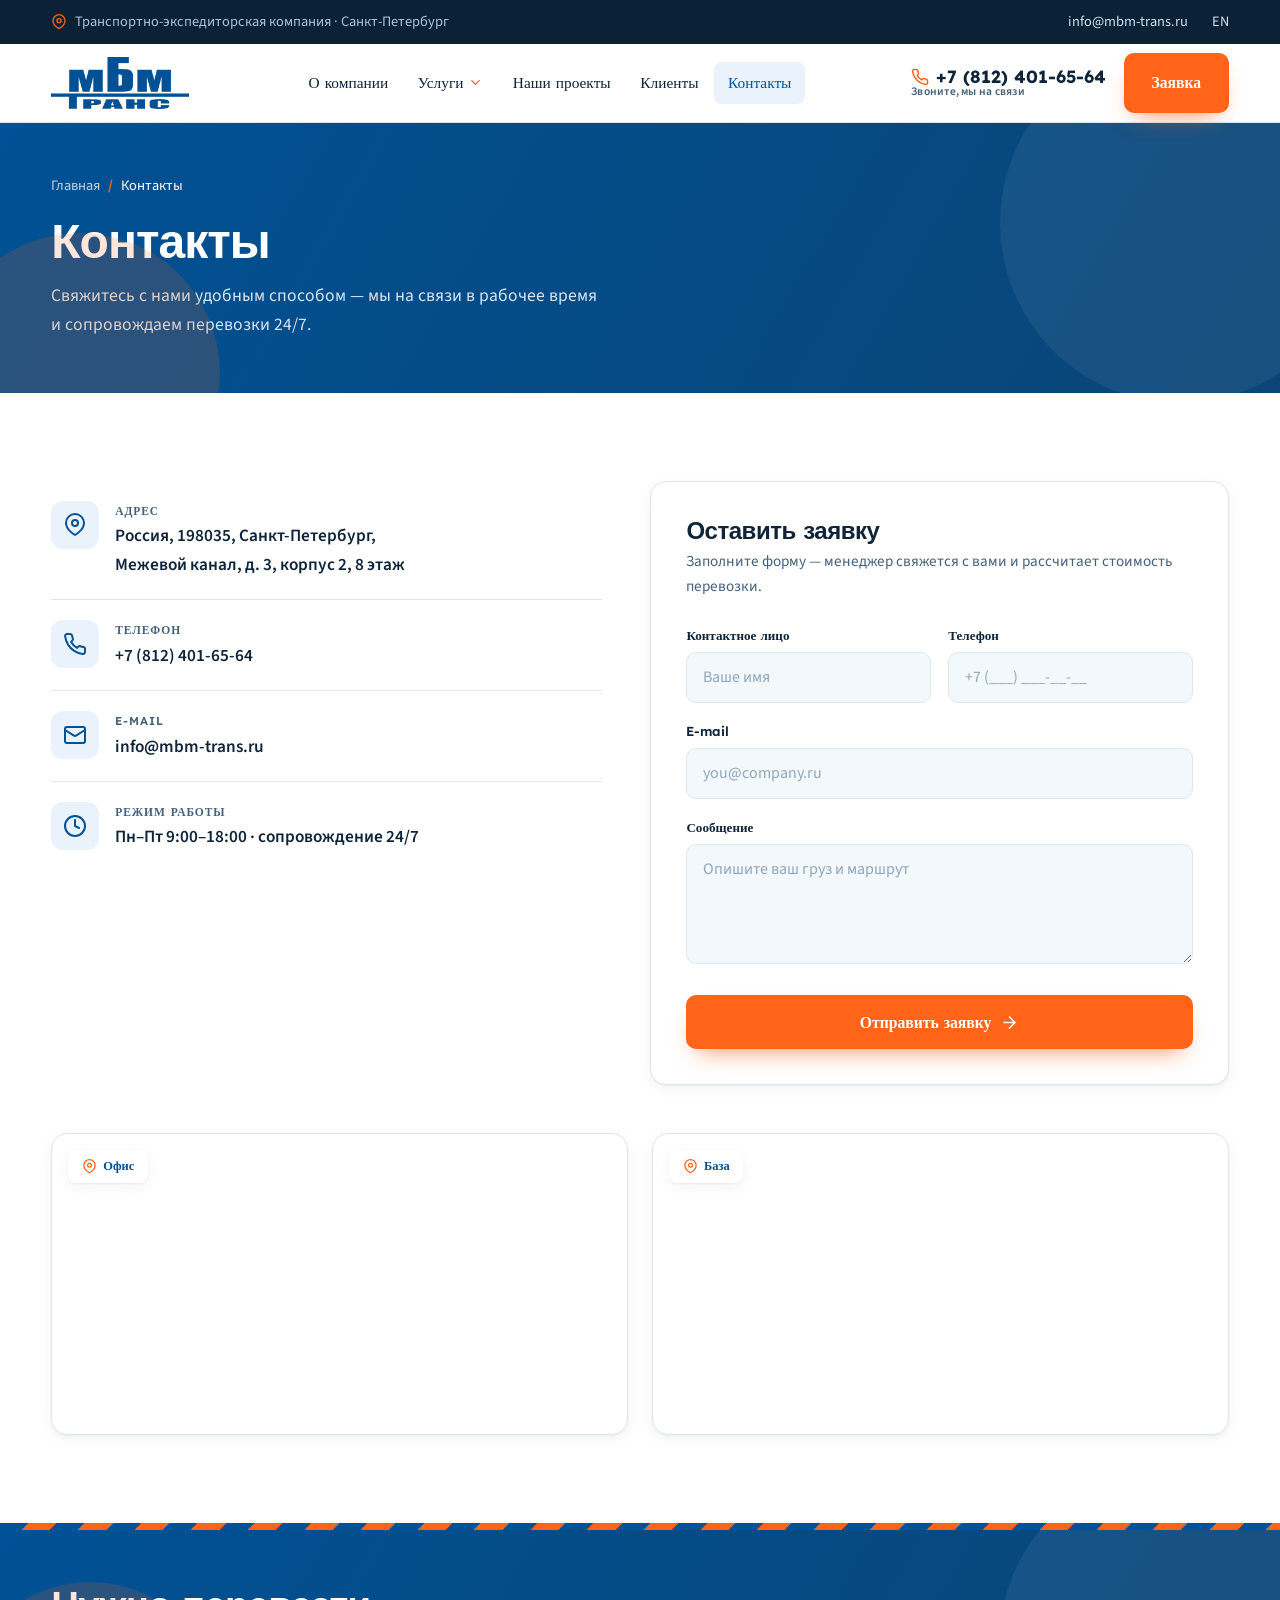
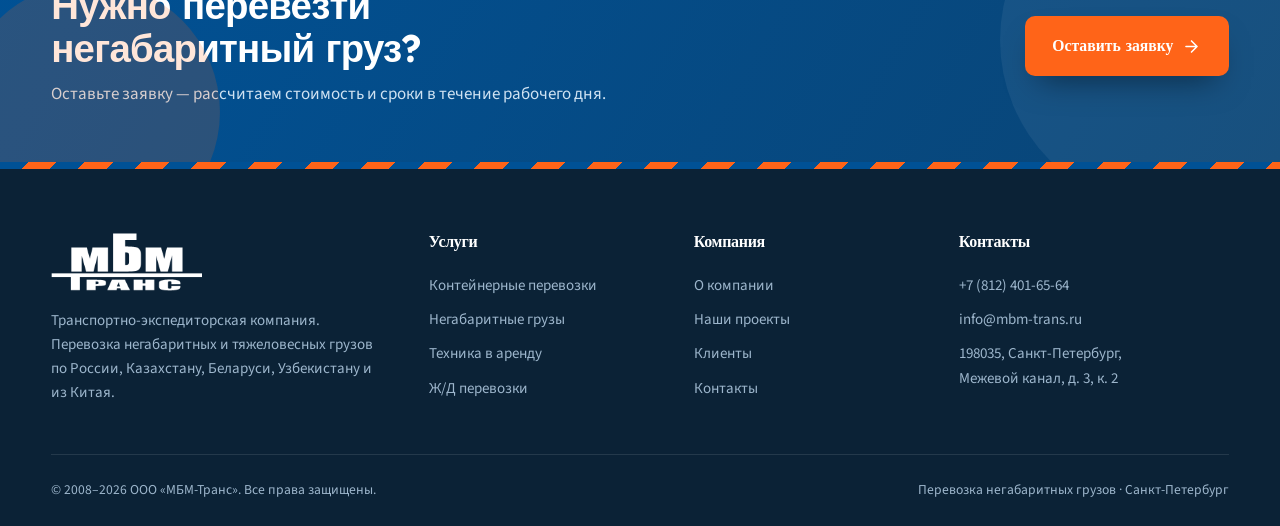
<file: kontaktyi.html>
<!doctype html>
<html lang="ru">
<head>
<meta charset="UTF-8">
<meta name="viewport" content="width=device-width, initial-scale=1">
<title>Контакты — МБМ-Транс</title>
<meta name="description" content="Контакты ООО «МБМ-Транс»: Санкт-Петербург, Межевой канал, д.3. Телефон +7 (812) 401-65-64.">
<link rel="preconnect" href="https://fonts.googleapis.com">
<link rel="preconnect" href="https://fonts.gstatic.com" crossorigin>
<link href="https://fonts.googleapis.com/css2?family=Lexend:wght@400;500;600;700;800&family=Source+Sans+3:wght@400;500;600;700&display=swap" rel="stylesheet">
<link rel="icon" type="image/svg+xml" href="assets/favicon.svg">
<link rel="icon" type="image/png" sizes="32x32" href="assets/favicon-32.png">
<link rel="apple-touch-icon" href="assets/apple-touch-icon.png">
<meta property="og:type" content="website">
<meta property="og:site_name" content="МБМ-Транс">
<meta property="og:locale" content="ru_RU">
<meta property="og:title" content="Контакты — МБМ-Транс">
<meta property="og:description" content="Контакты ООО «МБМ-Транс»: Санкт-Петербург, Межевой канал, д.3. Телефон +7 (812) 401-65-64.">
<meta property="og:image" content="https://gysok1337.github.io/mbm-trans-redesign/assets/og-cover.jpg">
<meta property="og:url" content="https://gysok1337.github.io/mbm-trans-redesign/kontaktyi.html">
<meta name="twitter:card" content="summary_large_image">
<link rel="stylesheet" href="assets/css/redesign.css">
</head>
<body>
<div class="topbar">
  <div class="wrap">
    <span class="l"><svg class="icon" viewBox="0 0 24 24"><path d="M21 10c0 7-9 12-9 12s-9-5-9-12a9 9 0 0 1 18 0Z"/><circle cx="12" cy="10" r="3"/></svg> Транспортно-экспедиторская компания · Санкт-Петербург</span>
    <div class="r"><a href="mailto:info@mbm-trans.ru">info@mbm-trans.ru</a><a href="#" aria-label="Английская версия">EN</a></div>
  </div>
</div>
<header class="header" id="header">
  <div class="wrap">
    <a class="brand" href="index.html" aria-label="МБМ-Транс — на главную">
      <img class="logo-img" src="assets/css/imgs/logo_h.jpg" srcset="assets/css/imgs/logo_h.jpg 1x, assets/css/imgs/logo_h@2x.jpg 2x" width="233" height="88" alt="МБМ-Транс">
    </a>
    <nav class="main" id="nav">
      <a href="o-kompanii.html">О компании</a>
      <div class="has-sub">
      <a href="kontejnernyie-perevozki.html" class="">Услуги <svg class="icon" viewBox="0 0 24 24"><path d="m6 9 6 6 6-6"/></svg></a>
      <div class="sub">
      <a href="kontejnernyie-perevozki.html"><svg class="icon" viewBox="0 0 24 24"><path d="m7.5 4.27 9 5.15"/><path d="M21 8a2 2 0 0 0-1-1.73l-7-4a2 2 0 0 0-2 0l-7 4A2 2 0 0 0 3 8v8a2 2 0 0 0 1 1.73l7 4a2 2 0 0 0 2 0l7-4A2 2 0 0 0 21 16Z"/><path d="m3.3 7 8.7 5 8.7-5"/><path d="M12 22V12"/></svg>Контейнерные перевозки</a>
      <a href="perevozka-negabaritnyix-gruzov.html"><svg class="icon" viewBox="0 0 24 24"><path d="M10 17h4V5H2v12h3"/><path d="M20 17h2v-3.34a4 4 0 0 0-1.17-2.83L19 9h-5v8h1"/><circle cx="7.5" cy="17.5" r="2.5"/><circle cx="17.5" cy="17.5" r="2.5"/></svg>Перевозка негабаритных грузов</a>
      <a href="texnika-v-arendu.html"><svg class="icon" viewBox="0 0 24 24"><path d="M2 22V12a2 2 0 0 1 2-2h2"/><path d="m6 10 4-7 6 3-3 6"/><path d="M14 14h6v6a2 2 0 0 1-2 2H6"/><circle cx="6" cy="18" r="2"/></svg>Техника в аренду</a>
      <a href="zhd-perevozki.html"><svg class="icon" viewBox="0 0 24 24"><rect x="4" y="3" width="16" height="14" rx="2"/><path d="M4 11h16"/><path d="m8 19-2 3"/><path d="m18 22-2-3"/><circle cx="8.5" cy="14" r="1"/><circle cx="15.5" cy="14" r="1"/></svg>Ж/Д перевозки</a>
      </div></div>
      <a href="nashi-proektyi.html">Наши проекты</a>
      <a href="nashi-klientyi.html">Клиенты</a>
      <a href="kontaktyi.html" class="active">Контакты</a>
      </nav>
    <div class="h-right">
      <div class="h-phone"><a href="tel:+78124016564"><svg class="icon" viewBox="0 0 24 24"><path d="M22 16.92v3a2 2 0 0 1-2.18 2 19.79 19.79 0 0 1-8.63-3.07 19.5 19.5 0 0 1-6-6 19.79 19.79 0 0 1-3.07-8.67A2 2 0 0 1 4.11 2h3a2 2 0 0 1 2 1.72c.13.96.36 1.9.7 2.81a2 2 0 0 1-.45 2.11L8.09 9.91a16 16 0 0 0 6 6l1.27-1.27a2 2 0 0 1 2.11-.45c.9.34 1.85.57 2.81.7A2 2 0 0 1 22 16.92Z"/></svg>+7 (812) 401-65-64</a><span>Звоните, мы на связи</span></div>
      <a href="kontaktyi.html" class="btn btn-orange">Заявка</a>
      <button class="burger" id="burger" aria-label="Открыть меню"><svg class="icon" viewBox="0 0 24 24"><path d="M4 6h16M4 12h16M4 18h16"/></svg></button>
    </div>
  </div>
</header>
<div class="overlay" id="overlay"></div>
<section class="page-hero">
  <div class="wrap">
    <nav class="breadcrumb" aria-label="Хлебные крошки"><a href="index.html">Главная</a><span class="sep">/</span><span aria-current="page">Контакты</span></nav>
    <h1>Контакты</h1>
    <p>Свяжитесь с нами удобным способом — мы на связи в рабочее время и сопровождаем перевозки 24/7.</p>
  </div>
</section>
<section class="block">
  <div class="wrap">
    <div class="contact-grid">
      <div class="contact-info reveal">
        <div class="row"><span class="ic"><svg class="icon" viewBox="0 0 24 24"><path d="M21 10c0 7-9 12-9 12s-9-5-9-12a9 9 0 0 1 18 0Z"/><circle cx="12" cy="10" r="3"/></svg></span><div><div class="lbl">Адрес</div><div class="val">Россия, 198035, Санкт-Петербург,<br>Межевой канал, д. 3, корпус 2, 8 этаж</div></div></div>
        <div class="row"><span class="ic"><svg class="icon" viewBox="0 0 24 24"><path d="M22 16.92v3a2 2 0 0 1-2.18 2 19.79 19.79 0 0 1-8.63-3.07 19.5 19.5 0 0 1-6-6 19.79 19.79 0 0 1-3.07-8.67A2 2 0 0 1 4.11 2h3a2 2 0 0 1 2 1.72c.13.96.36 1.9.7 2.81a2 2 0 0 1-.45 2.11L8.09 9.91a16 16 0 0 0 6 6l1.27-1.27a2 2 0 0 1 2.11-.45c.9.34 1.85.57 2.81.7A2 2 0 0 1 22 16.92Z"/></svg></span><div><div class="lbl">Телефон</div><div class="val"><a href="tel:+78124016564">+7 (812) 401-65-64</a></div></div></div>
        <div class="row"><span class="ic"><svg class="icon" viewBox="0 0 24 24"><rect x="2" y="4" width="20" height="16" rx="2"/><path d="m22 7-8.97 5.7a1.94 1.94 0 0 1-2.06 0L2 7"/></svg></span><div><div class="lbl">E-mail</div><div class="val"><a href="mailto:info@mbm-trans.ru">info@mbm-trans.ru</a></div></div></div>
        <div class="row"><span class="ic"><svg class="icon" viewBox="0 0 24 24"><circle cx="12" cy="12" r="10"/><path d="M12 6v6l4 2"/></svg></span><div><div class="lbl">Режим работы</div><div class="val">Пн–Пт 9:00–18:00 · сопровождение 24/7</div></div></div>
      </div>
      <form class="form reveal" onsubmit="return false">
        <h3>Оставить заявку</h3>
        <div class="fd">Заполните форму — менеджер свяжется с вами и рассчитает стоимость перевозки.</div>
        <div class="grid2">
          <div class="field"><label for="f-name">Контактное лицо</label><input id="f-name" type="text" placeholder="Ваше имя" required></div>
          <div class="field"><label for="f-phone">Телефон</label><input id="f-phone" type="tel" placeholder="+7 (___) ___-__-__" required></div>
        </div>
        <div class="field"><label for="f-email">E-mail</label><input id="f-email" type="email" placeholder="you@company.ru"></div>
        <div class="field"><label for="f-msg">Сообщение</label><textarea id="f-msg" placeholder="Опишите ваш груз и маршрут"></textarea></div>
        <button class="btn btn-orange" type="submit">Отправить заявку <svg class="icon" viewBox="0 0 24 24"><path d="M5 12h14M12 5l7 7-7 7"/></svg></button>
      </form>
    </div>
    <div class="maps">
      <div class="map"><span class="tab"><svg class="icon" viewBox="0 0 24 24"><path d="M21 10c0 7-9 12-9 12s-9-5-9-12a9 9 0 0 1 18 0Z"/><circle cx="12" cy="10" r="3"/></svg>Офис</span><iframe loading="lazy" title="Офис" src="https://www.google.com/maps/embed?pb=!1m14!1m8!1m3!1d16001.552784463627!2d30.262006!3d59.912326!3m2!1i1024!2i768!4f13.1!3m3!1m2!1s0x469630be44f83dff%3A0x8c077b2fd2bd61ad!2sul.+Mezhevoy+kanal%2C+3%D0%BA2%2C+Sankt-Peterburg%2C+Russia%2C+198035!5e0!3m2!1sen!2s!4v1417777839462"></iframe></div>
      <div class="map"><span class="tab"><svg class="icon" viewBox="0 0 24 24"><path d="M21 10c0 7-9 12-9 12s-9-5-9-12a9 9 0 0 1 18 0Z"/><circle cx="12" cy="10" r="3"/></svg>База</span><iframe loading="lazy" title="База" src="https://www.google.com/maps/embed?pb=!1m14!1m8!1m3!1d16091.96295086256!2d30.068682!3d59.724583!3m2!1i1024!2i768!4f13.1!3m3!1m2!1s0x469617d23744dca9%3A0xb7c01e57da5b5d7b!2sKingiseppskoye+sh.%2C+47%2C+Krasnoye+Selo%2C+g.+Sankt-Peterburg%2C+Russia%2C+198320!5e0!3m2!1sen!2s!4v1417777919444"></iframe></div>
    </div>
  </div>
</section>
<hr class="hazard">
<div class="cta">
  <div class="wrap">
    <div><h2>Нужно перевезти негабаритный груз?</h2><p>Оставьте заявку — рассчитаем стоимость и сроки в течение рабочего дня.</p></div>
    <a href="kontaktyi.html" class="btn btn-orange">Оставить заявку <svg class="icon" viewBox="0 0 24 24"><path d="M5 12h14M12 5l7 7-7 7"/></svg></a>
  </div>
</div>
<hr class="hazard">
<footer>
  <div class="wrap foot-grid">
    <div class="foot-brand">
      <img class="foot-logo-img" src="assets/css/imgs/logo_f.png" srcset="assets/css/imgs/logo_f.png 1x, assets/css/imgs/logo_f@2x.png 2x" width="219" height="84" alt="МБМ-Транс">
      <p>Транспортно-экспедиторская компания. Перевозка негабаритных и тяжеловесных грузов по России, Казахстану, Беларуси, Узбекистану и из Китая.</p>
    </div>
    <div class="foot-col"><h4>Услуги</h4>
      <a href="kontejnernyie-perevozki.html">Контейнерные перевозки</a>
      <a href="perevozka-negabaritnyix-gruzov.html">Негабаритные грузы</a>
      <a href="texnika-v-arendu.html">Техника в аренду</a>
      <a href="zhd-perevozki.html">Ж/Д перевозки</a>
    </div>
    <div class="foot-col"><h4>Компания</h4>
      <a href="o-kompanii.html">О компании</a>
      <a href="nashi-proektyi.html">Наши проекты</a>
      <a href="nashi-klientyi.html">Клиенты</a>
      <a href="kontaktyi.html">Контакты</a>
    </div>
    <div class="foot-col"><h4>Контакты</h4>
      <a href="tel:+78124016564">+7 (812) 401-65-64</a>
      <a href="mailto:info@mbm-trans.ru">info@mbm-trans.ru</a>
      <p>198035, Санкт-Петербург,<br>Межевой канал, д. 3, к. 2</p>
    </div>
  </div>
  <div class="wrap foot-bottom">
    <span>© 2008–2026 ООО «МБМ-Транс». Все права защищены.</span>
    <span>Перевозка негабаритных грузов · Санкт-Петербург</span>
  </div>
</footer>
<script src="assets/js/site.js" defer></script>
</body>
</html>
</file>
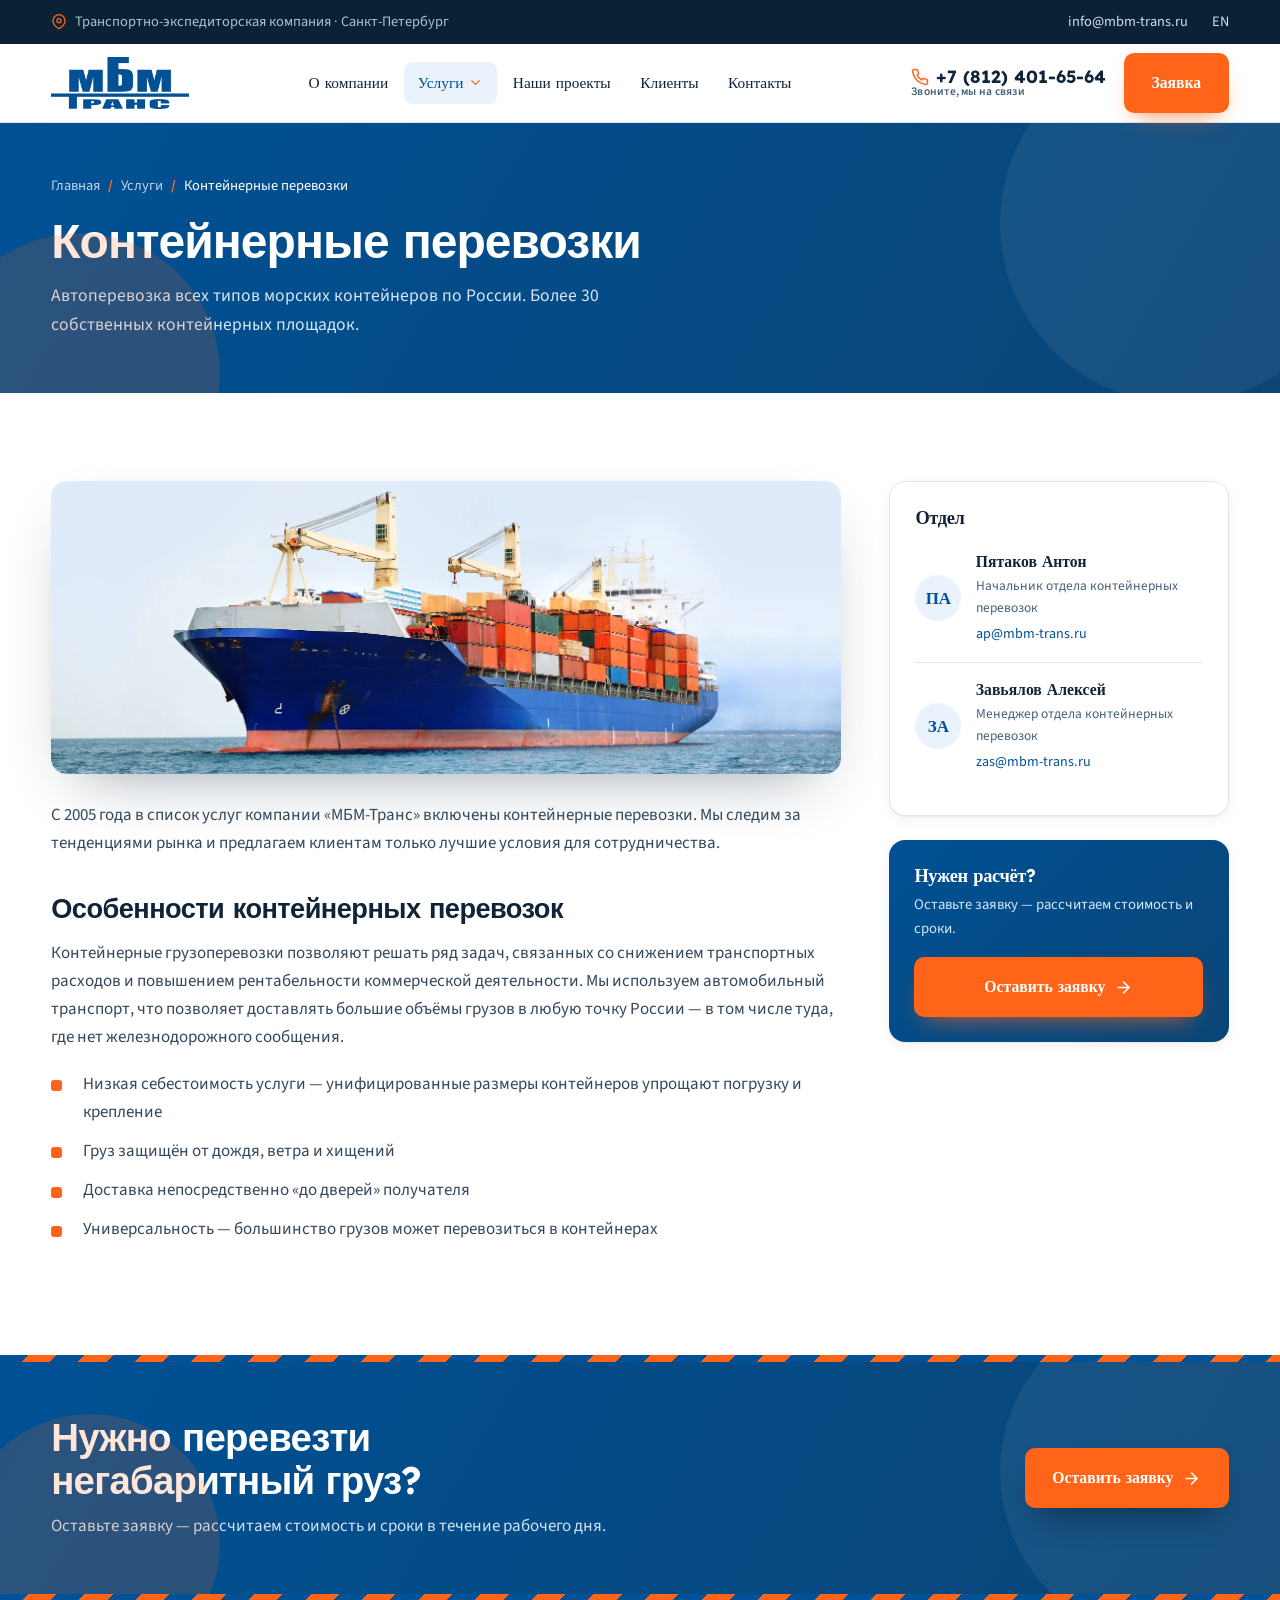
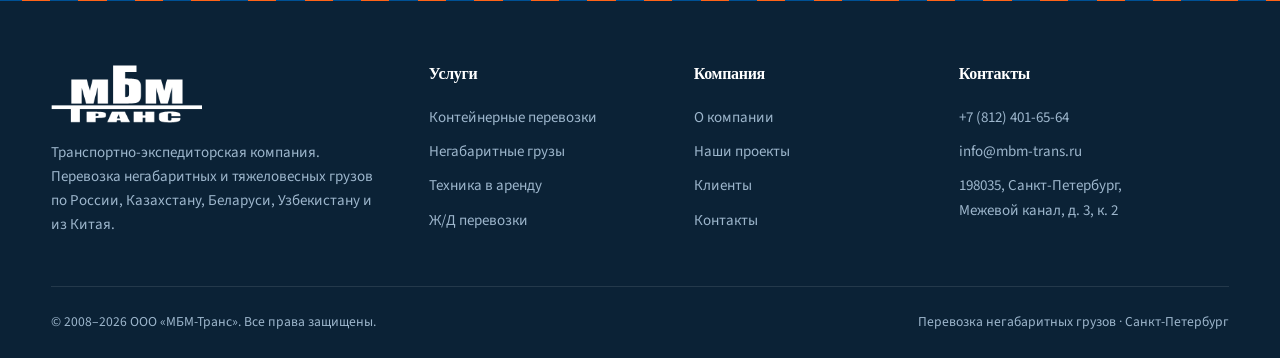
<file: kontejnernyie-perevozki.html>
<!doctype html>
<html lang="ru">
<head>
<meta charset="UTF-8">
<meta name="viewport" content="width=device-width, initial-scale=1">
<title>Контейнерные перевозки — МБМ-Транс</title>
<meta name="description" content="Автоперевозка всех типов морских контейнеров по России. Более 30 собственных контейнерных площадок.">
<link rel="preconnect" href="https://fonts.googleapis.com">
<link rel="preconnect" href="https://fonts.gstatic.com" crossorigin>
<link href="https://fonts.googleapis.com/css2?family=Lexend:wght@400;500;600;700;800&family=Source+Sans+3:wght@400;500;600;700&display=swap" rel="stylesheet">
<link rel="icon" type="image/svg+xml" href="assets/favicon.svg">
<link rel="icon" type="image/png" sizes="32x32" href="assets/favicon-32.png">
<link rel="apple-touch-icon" href="assets/apple-touch-icon.png">
<meta property="og:type" content="website">
<meta property="og:site_name" content="МБМ-Транс">
<meta property="og:locale" content="ru_RU">
<meta property="og:title" content="Контейнерные перевозки — МБМ-Транс">
<meta property="og:description" content="Автоперевозка всех типов морских контейнеров по России. Более 30 собственных контейнерных площадок.">
<meta property="og:image" content="https://gysok1337.github.io/mbm-trans-redesign/assets/og-cover.jpg">
<meta property="og:url" content="https://gysok1337.github.io/mbm-trans-redesign/kontejnernyie-perevozki.html">
<meta name="twitter:card" content="summary_large_image">
<link rel="stylesheet" href="assets/css/redesign.css">
</head>
<body>
<div class="topbar">
  <div class="wrap">
    <span class="l"><svg class="icon" viewBox="0 0 24 24"><path d="M21 10c0 7-9 12-9 12s-9-5-9-12a9 9 0 0 1 18 0Z"/><circle cx="12" cy="10" r="3"/></svg> Транспортно-экспедиторская компания · Санкт-Петербург</span>
    <div class="r"><a href="mailto:info@mbm-trans.ru">info@mbm-trans.ru</a><a href="#" aria-label="Английская версия">EN</a></div>
  </div>
</div>
<header class="header" id="header">
  <div class="wrap">
    <a class="brand" href="index.html" aria-label="МБМ-Транс — на главную">
      <img class="logo-img" src="assets/css/imgs/logo_h.jpg" srcset="assets/css/imgs/logo_h.jpg 1x, assets/css/imgs/logo_h@2x.jpg 2x" width="233" height="88" alt="МБМ-Транс">
    </a>
    <nav class="main" id="nav">
      <a href="o-kompanii.html">О компании</a>
      <div class="has-sub">
      <a href="kontejnernyie-perevozki.html" class="active">Услуги <svg class="icon" viewBox="0 0 24 24"><path d="m6 9 6 6 6-6"/></svg></a>
      <div class="sub">
      <a href="kontejnernyie-perevozki.html"><svg class="icon" viewBox="0 0 24 24"><path d="m7.5 4.27 9 5.15"/><path d="M21 8a2 2 0 0 0-1-1.73l-7-4a2 2 0 0 0-2 0l-7 4A2 2 0 0 0 3 8v8a2 2 0 0 0 1 1.73l7 4a2 2 0 0 0 2 0l7-4A2 2 0 0 0 21 16Z"/><path d="m3.3 7 8.7 5 8.7-5"/><path d="M12 22V12"/></svg>Контейнерные перевозки</a>
      <a href="perevozka-negabaritnyix-gruzov.html"><svg class="icon" viewBox="0 0 24 24"><path d="M10 17h4V5H2v12h3"/><path d="M20 17h2v-3.34a4 4 0 0 0-1.17-2.83L19 9h-5v8h1"/><circle cx="7.5" cy="17.5" r="2.5"/><circle cx="17.5" cy="17.5" r="2.5"/></svg>Перевозка негабаритных грузов</a>
      <a href="texnika-v-arendu.html"><svg class="icon" viewBox="0 0 24 24"><path d="M2 22V12a2 2 0 0 1 2-2h2"/><path d="m6 10 4-7 6 3-3 6"/><path d="M14 14h6v6a2 2 0 0 1-2 2H6"/><circle cx="6" cy="18" r="2"/></svg>Техника в аренду</a>
      <a href="zhd-perevozki.html"><svg class="icon" viewBox="0 0 24 24"><rect x="4" y="3" width="16" height="14" rx="2"/><path d="M4 11h16"/><path d="m8 19-2 3"/><path d="m18 22-2-3"/><circle cx="8.5" cy="14" r="1"/><circle cx="15.5" cy="14" r="1"/></svg>Ж/Д перевозки</a>
      </div></div>
      <a href="nashi-proektyi.html">Наши проекты</a>
      <a href="nashi-klientyi.html">Клиенты</a>
      <a href="kontaktyi.html">Контакты</a>
      </nav>
    <div class="h-right">
      <div class="h-phone"><a href="tel:+78124016564"><svg class="icon" viewBox="0 0 24 24"><path d="M22 16.92v3a2 2 0 0 1-2.18 2 19.79 19.79 0 0 1-8.63-3.07 19.5 19.5 0 0 1-6-6 19.79 19.79 0 0 1-3.07-8.67A2 2 0 0 1 4.11 2h3a2 2 0 0 1 2 1.72c.13.96.36 1.9.7 2.81a2 2 0 0 1-.45 2.11L8.09 9.91a16 16 0 0 0 6 6l1.27-1.27a2 2 0 0 1 2.11-.45c.9.34 1.85.57 2.81.7A2 2 0 0 1 22 16.92Z"/></svg>+7 (812) 401-65-64</a><span>Звоните, мы на связи</span></div>
      <a href="kontaktyi.html" class="btn btn-orange">Заявка</a>
      <button class="burger" id="burger" aria-label="Открыть меню"><svg class="icon" viewBox="0 0 24 24"><path d="M4 6h16M4 12h16M4 18h16"/></svg></button>
    </div>
  </div>
</header>
<div class="overlay" id="overlay"></div>
<section class="page-hero">
  <div class="wrap">
    <nav class="breadcrumb" aria-label="Хлебные крошки"><a href="index.html">Главная</a><span class="sep">/</span><a href="kontejnernyie-perevozki.html">Услуги</a><span class="sep">/</span><span aria-current="page">Контейнерные перевозки</span></nav>
    <h1>Контейнерные перевозки</h1>
    <p>Автоперевозка всех типов морских контейнеров по России. Более 30 собственных контейнерных площадок.</p>
  </div>
</section>
<section class="block">
  <div class="wrap content-grid">
    <article class="article prose reveal">
      <img src="assets/images/fp_slider/slider2_.webp" alt="Контейнерные перевозки" style="width:100%;border-radius:var(--r);box-shadow:var(--shadow);margin-bottom:1.8rem">
      <p>С 2005 года в список услуг компании «МБМ-Транс» включены контейнерные перевозки. Мы следим за тенденциями рынка и предлагаем клиентам только лучшие условия для сотрудничества.</p>
      <h2>Особенности контейнерных перевозок</h2>
      <p>Контейнерные грузоперевозки позволяют решать ряд задач, связанных со снижением транспортных расходов и повышением рентабельности коммерческой деятельности. Мы используем автомобильный транспорт, что позволяет доставлять большие объёмы грузов в любую точку России — в том числе туда, где нет железнодорожного сообщения.</p>
      <ul><li>Низкая себестоимость услуги — унифицированные размеры контейнеров упрощают погрузку и крепление</li><li>Груз защищён от дождя, ветра и хищений</li><li>Доставка непосредственно «до дверей» получателя</li><li>Универсальность — большинство грузов может перевозиться в контейнерах</li></ul>
    </article>
    <aside class="sidebar">
      <div class="side-card reveal"><h4>Отдел</h4><div class="person"><span class="av">ПА</span><span><b>Пятаков Антон</b><small>Начальник отдела контейнерных перевозок</small><a href="mailto:ap@mbm-trans.ru">ap@mbm-trans.ru</a></span></div><div class="person"><span class="av">ЗА</span><span><b>Завьялов Алексей</b><small>Менеджер отдела контейнерных перевозок</small><a href="mailto:zas@mbm-trans.ru">zas@mbm-trans.ru</a></span></div></div>
      <div class="side-card accent reveal">
        <h4>Нужен расчёт?</h4>
        <p>Оставьте заявку — рассчитаем стоимость и сроки.</p>
        <a href="kontaktyi.html" class="btn btn-orange">Оставить заявку <svg class="icon" viewBox="0 0 24 24"><path d="M5 12h14M12 5l7 7-7 7"/></svg></a>
      </div>
    </aside>
  </div>
</section>
<hr class="hazard">
<div class="cta">
  <div class="wrap">
    <div><h2>Нужно перевезти негабаритный груз?</h2><p>Оставьте заявку — рассчитаем стоимость и сроки в течение рабочего дня.</p></div>
    <a href="kontaktyi.html" class="btn btn-orange">Оставить заявку <svg class="icon" viewBox="0 0 24 24"><path d="M5 12h14M12 5l7 7-7 7"/></svg></a>
  </div>
</div>
<hr class="hazard">
<footer>
  <div class="wrap foot-grid">
    <div class="foot-brand">
      <img class="foot-logo-img" src="assets/css/imgs/logo_f.png" srcset="assets/css/imgs/logo_f.png 1x, assets/css/imgs/logo_f@2x.png 2x" width="219" height="84" alt="МБМ-Транс">
      <p>Транспортно-экспедиторская компания. Перевозка негабаритных и тяжеловесных грузов по России, Казахстану, Беларуси, Узбекистану и из Китая.</p>
    </div>
    <div class="foot-col"><h4>Услуги</h4>
      <a href="kontejnernyie-perevozki.html">Контейнерные перевозки</a>
      <a href="perevozka-negabaritnyix-gruzov.html">Негабаритные грузы</a>
      <a href="texnika-v-arendu.html">Техника в аренду</a>
      <a href="zhd-perevozki.html">Ж/Д перевозки</a>
    </div>
    <div class="foot-col"><h4>Компания</h4>
      <a href="o-kompanii.html">О компании</a>
      <a href="nashi-proektyi.html">Наши проекты</a>
      <a href="nashi-klientyi.html">Клиенты</a>
      <a href="kontaktyi.html">Контакты</a>
    </div>
    <div class="foot-col"><h4>Контакты</h4>
      <a href="tel:+78124016564">+7 (812) 401-65-64</a>
      <a href="mailto:info@mbm-trans.ru">info@mbm-trans.ru</a>
      <p>198035, Санкт-Петербург,<br>Межевой канал, д. 3, к. 2</p>
    </div>
  </div>
  <div class="wrap foot-bottom">
    <span>© 2008–2026 ООО «МБМ-Транс». Все права защищены.</span>
    <span>Перевозка негабаритных грузов · Санкт-Петербург</span>
  </div>
</footer>
<script src="assets/js/site.js" defer></script>
</body>
</html>
</file>
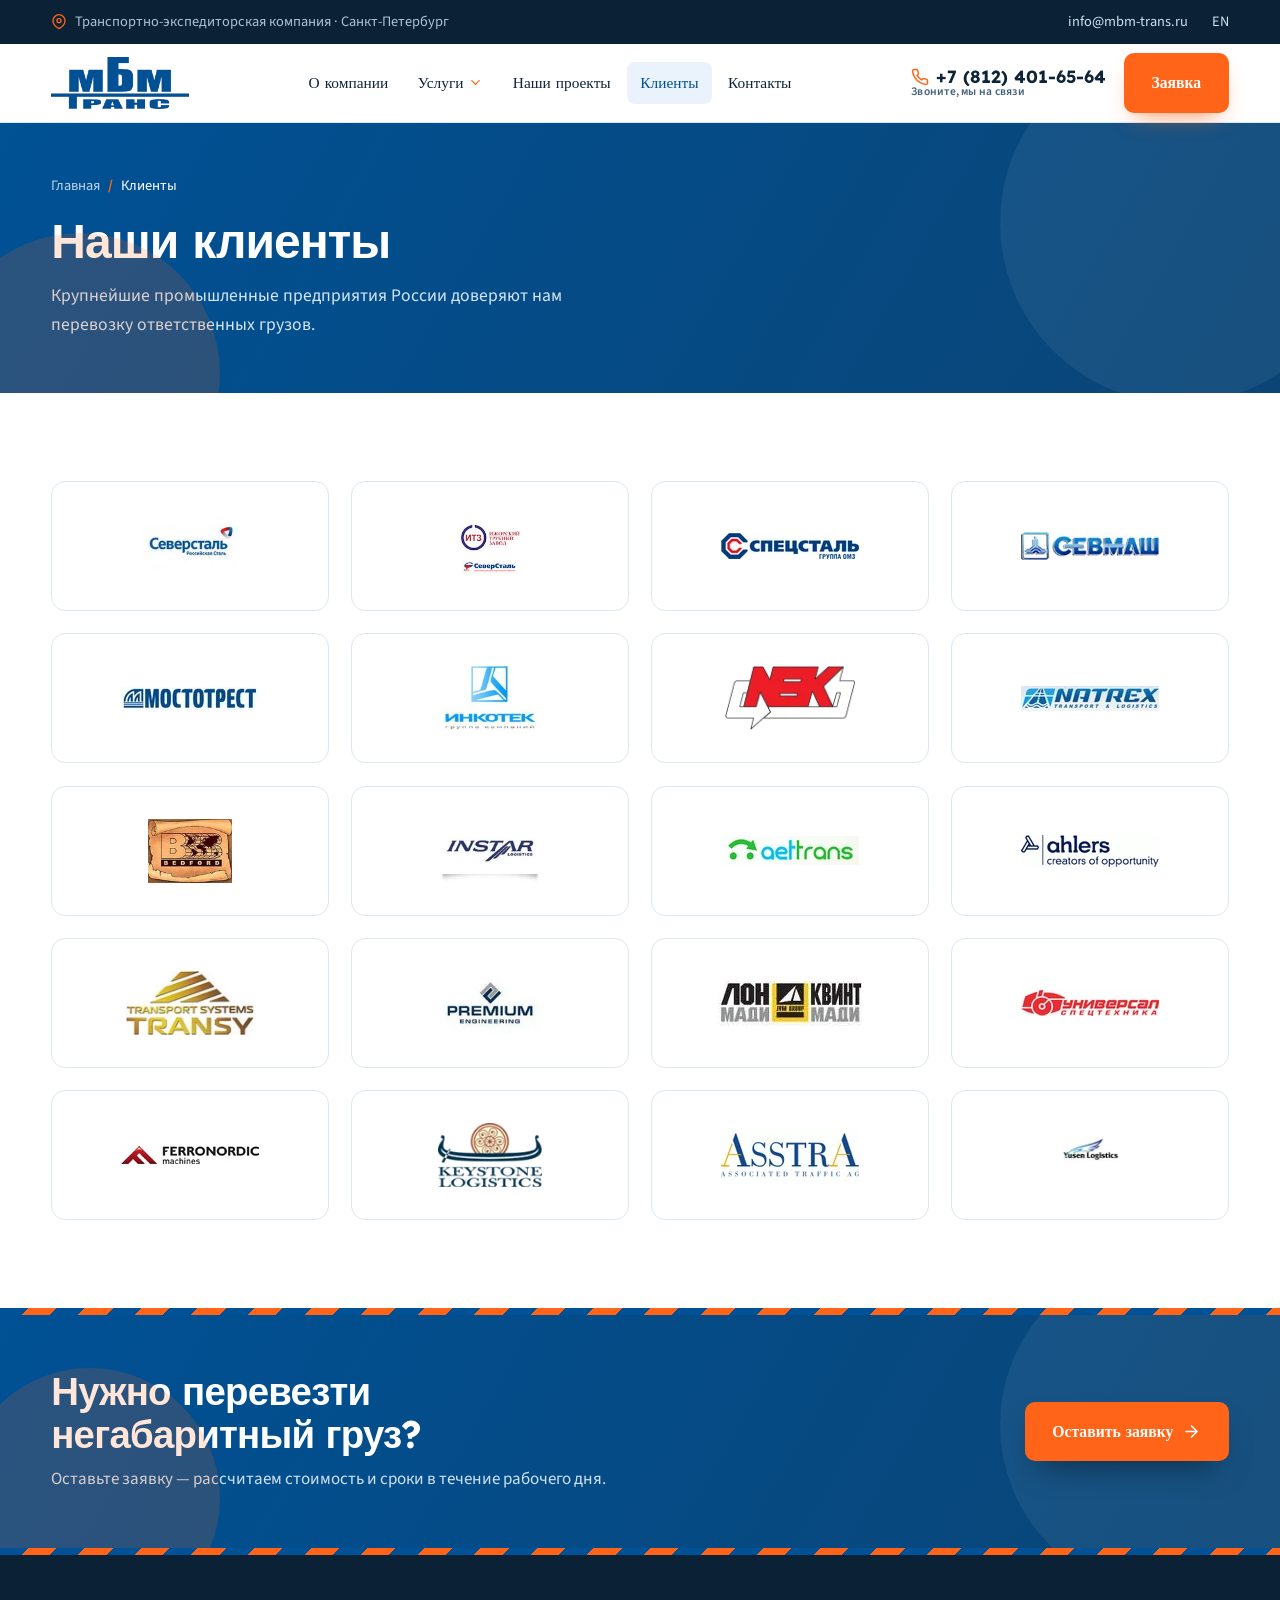
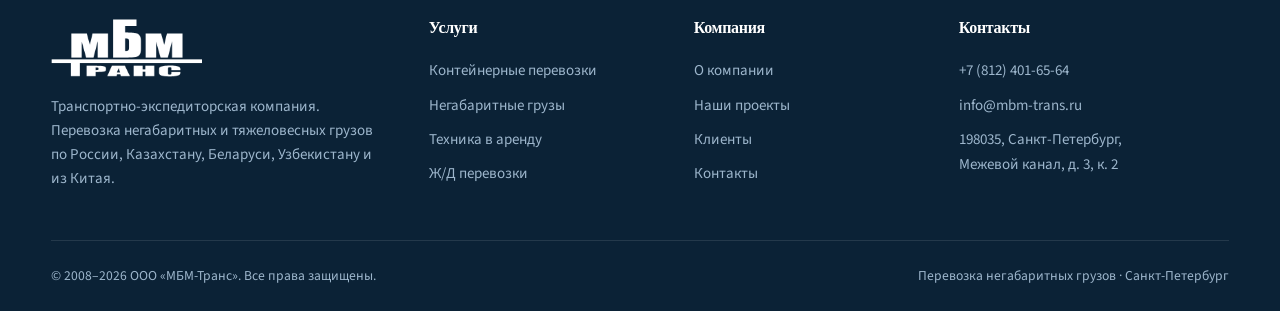
<file: nashi-klientyi.html>
<!doctype html>
<html lang="ru">
<head>
<meta charset="UTF-8">
<meta name="viewport" content="width=device-width, initial-scale=1">
<title>Клиенты — МБМ-Транс</title>
<meta name="description" content="Крупнейшие промышленные предприятия России — клиенты МБМ-Транс.">
<link rel="preconnect" href="https://fonts.googleapis.com">
<link rel="preconnect" href="https://fonts.gstatic.com" crossorigin>
<link href="https://fonts.googleapis.com/css2?family=Lexend:wght@400;500;600;700;800&family=Source+Sans+3:wght@400;500;600;700&display=swap" rel="stylesheet">
<link rel="icon" type="image/svg+xml" href="assets/favicon.svg">
<link rel="icon" type="image/png" sizes="32x32" href="assets/favicon-32.png">
<link rel="apple-touch-icon" href="assets/apple-touch-icon.png">
<meta property="og:type" content="website">
<meta property="og:site_name" content="МБМ-Транс">
<meta property="og:locale" content="ru_RU">
<meta property="og:title" content="Клиенты — МБМ-Транс">
<meta property="og:description" content="Крупнейшие промышленные предприятия России — клиенты МБМ-Транс.">
<meta property="og:image" content="https://gysok1337.github.io/mbm-trans-redesign/assets/og-cover.jpg">
<meta property="og:url" content="https://gysok1337.github.io/mbm-trans-redesign/nashi-klientyi.html">
<meta name="twitter:card" content="summary_large_image">
<link rel="stylesheet" href="assets/css/redesign.css">
</head>
<body>
<div class="topbar">
  <div class="wrap">
    <span class="l"><svg class="icon" viewBox="0 0 24 24"><path d="M21 10c0 7-9 12-9 12s-9-5-9-12a9 9 0 0 1 18 0Z"/><circle cx="12" cy="10" r="3"/></svg> Транспортно-экспедиторская компания · Санкт-Петербург</span>
    <div class="r"><a href="mailto:info@mbm-trans.ru">info@mbm-trans.ru</a><a href="#" aria-label="Английская версия">EN</a></div>
  </div>
</div>
<header class="header" id="header">
  <div class="wrap">
    <a class="brand" href="index.html" aria-label="МБМ-Транс — на главную">
      <img class="logo-img" src="assets/css/imgs/logo_h.jpg" srcset="assets/css/imgs/logo_h.jpg 1x, assets/css/imgs/logo_h@2x.jpg 2x" width="233" height="88" alt="МБМ-Транс">
    </a>
    <nav class="main" id="nav">
      <a href="o-kompanii.html">О компании</a>
      <div class="has-sub">
      <a href="kontejnernyie-perevozki.html" class="">Услуги <svg class="icon" viewBox="0 0 24 24"><path d="m6 9 6 6 6-6"/></svg></a>
      <div class="sub">
      <a href="kontejnernyie-perevozki.html"><svg class="icon" viewBox="0 0 24 24"><path d="m7.5 4.27 9 5.15"/><path d="M21 8a2 2 0 0 0-1-1.73l-7-4a2 2 0 0 0-2 0l-7 4A2 2 0 0 0 3 8v8a2 2 0 0 0 1 1.73l7 4a2 2 0 0 0 2 0l7-4A2 2 0 0 0 21 16Z"/><path d="m3.3 7 8.7 5 8.7-5"/><path d="M12 22V12"/></svg>Контейнерные перевозки</a>
      <a href="perevozka-negabaritnyix-gruzov.html"><svg class="icon" viewBox="0 0 24 24"><path d="M10 17h4V5H2v12h3"/><path d="M20 17h2v-3.34a4 4 0 0 0-1.17-2.83L19 9h-5v8h1"/><circle cx="7.5" cy="17.5" r="2.5"/><circle cx="17.5" cy="17.5" r="2.5"/></svg>Перевозка негабаритных грузов</a>
      <a href="texnika-v-arendu.html"><svg class="icon" viewBox="0 0 24 24"><path d="M2 22V12a2 2 0 0 1 2-2h2"/><path d="m6 10 4-7 6 3-3 6"/><path d="M14 14h6v6a2 2 0 0 1-2 2H6"/><circle cx="6" cy="18" r="2"/></svg>Техника в аренду</a>
      <a href="zhd-perevozki.html"><svg class="icon" viewBox="0 0 24 24"><rect x="4" y="3" width="16" height="14" rx="2"/><path d="M4 11h16"/><path d="m8 19-2 3"/><path d="m18 22-2-3"/><circle cx="8.5" cy="14" r="1"/><circle cx="15.5" cy="14" r="1"/></svg>Ж/Д перевозки</a>
      </div></div>
      <a href="nashi-proektyi.html">Наши проекты</a>
      <a href="nashi-klientyi.html" class="active">Клиенты</a>
      <a href="kontaktyi.html">Контакты</a>
      </nav>
    <div class="h-right">
      <div class="h-phone"><a href="tel:+78124016564"><svg class="icon" viewBox="0 0 24 24"><path d="M22 16.92v3a2 2 0 0 1-2.18 2 19.79 19.79 0 0 1-8.63-3.07 19.5 19.5 0 0 1-6-6 19.79 19.79 0 0 1-3.07-8.67A2 2 0 0 1 4.11 2h3a2 2 0 0 1 2 1.72c.13.96.36 1.9.7 2.81a2 2 0 0 1-.45 2.11L8.09 9.91a16 16 0 0 0 6 6l1.27-1.27a2 2 0 0 1 2.11-.45c.9.34 1.85.57 2.81.7A2 2 0 0 1 22 16.92Z"/></svg>+7 (812) 401-65-64</a><span>Звоните, мы на связи</span></div>
      <a href="kontaktyi.html" class="btn btn-orange">Заявка</a>
      <button class="burger" id="burger" aria-label="Открыть меню"><svg class="icon" viewBox="0 0 24 24"><path d="M4 6h16M4 12h16M4 18h16"/></svg></button>
    </div>
  </div>
</header>
<div class="overlay" id="overlay"></div>
<section class="page-hero">
  <div class="wrap">
    <nav class="breadcrumb" aria-label="Хлебные крошки"><a href="index.html">Главная</a><span class="sep">/</span><span aria-current="page">Клиенты</span></nav>
    <h1>Наши клиенты</h1>
    <p>Крупнейшие промышленные предприятия России доверяют нам перевозку ответственных грузов.</p>
  </div>
</section>
<section class="block"><div class="wrap"><div class="client-page-grid"><div class="client" title="Северсталь"><img src="assets/images/clients/severstal-logo2.webp" loading="lazy" alt="Северсталь"></div><div class="client" title="Ижорский трубный завод"><img src="assets/images/clients/ижорский трубный завод.webp" loading="lazy" alt="Ижорский трубный завод"></div><div class="client" title="ОМЗ-Спецсталь"><img src="assets/images/clients/omz-logo.webp" loading="lazy" alt="ОМЗ-Спецсталь"></div><div class="client" title="Севмаш"><img src="assets/images/clients/img2.webp" loading="lazy" alt="Севмаш"></div><div class="client" title="Мостотрест"><img src="assets/images/clients/logo_mostotrest.webp" loading="lazy" alt="Мостотрест"></div><div class="client" title="Инкотек"><img src="assets/images/clients/logo_inkotek.webp" loading="lazy" alt="Инкотек"></div><div class="client" title="Группа компаний НЭК"><img src="assets/images/clients/logo-nek.webp" loading="lazy" alt="Группа компаний НЭК"></div><div class="client" title="Natrex"><img src="assets/images/clients/logo_natrex.webp" loading="lazy" alt="Natrex"></div><div class="client" title="Bedford Group"><img src="assets/images/clients/logo_bedford.webp" loading="lazy" alt="Bedford Group"></div><div class="client" title="Instar Logistics"><img src="assets/images/clients/logo_instar.webp" loading="lazy" alt="Instar Logistics"></div><div class="client" title="AET Trans"><img src="assets/images/clients/logo_aettrans.webp" loading="lazy" alt="AET Trans"></div><div class="client" title="Ahlers"><img src="assets/images/clients/ahlers_logo.webp" loading="lazy" alt="Ahlers"></div><div class="client" title="Transport Systems Transy"><img src="assets/images/clients/logo_transy.webp" loading="lazy" alt="Transport Systems Transy"></div><div class="client" title="Premium Engineering"><img src="assets/images/clients/logo_premium_engineering.webp" loading="lazy" alt="Premium Engineering"></div><div class="client" title="ЛОНМАДИ · КВИНТМАДИ"><img src="assets/images/clients/logo_lonmadi_kwintmadi.webp" loading="lazy" alt="ЛОНМАДИ · КВИНТМАДИ"></div><div class="client" title="Универсал Спецтехника"><img src="assets/images/clients/logo_universal_spectech.webp" loading="lazy" alt="Универсал Спецтехника"></div><div class="client" title="Ferronordic Machines"><img src="assets/images/clients/logo_ferronordic.webp" loading="lazy" alt="Ferronordic Machines"></div><div class="client" title="Keystone Logistics"><img src="assets/images/clients/logo_keystone.webp" loading="lazy" alt="Keystone Logistics"></div><div class="client" title="AsstrA"><img src="assets/images/clients/logo_asstra.webp" loading="lazy" alt="AsstrA"></div><div class="client" title="Yusen Logistics"><img src="assets/images/clients/logo_yusen.webp" loading="lazy" alt="Yusen Logistics"></div></div></div></section>
<hr class="hazard">
<div class="cta">
  <div class="wrap">
    <div><h2>Нужно перевезти негабаритный груз?</h2><p>Оставьте заявку — рассчитаем стоимость и сроки в течение рабочего дня.</p></div>
    <a href="kontaktyi.html" class="btn btn-orange">Оставить заявку <svg class="icon" viewBox="0 0 24 24"><path d="M5 12h14M12 5l7 7-7 7"/></svg></a>
  </div>
</div>
<hr class="hazard">
<footer>
  <div class="wrap foot-grid">
    <div class="foot-brand">
      <img class="foot-logo-img" src="assets/css/imgs/logo_f.png" srcset="assets/css/imgs/logo_f.png 1x, assets/css/imgs/logo_f@2x.png 2x" width="219" height="84" alt="МБМ-Транс">
      <p>Транспортно-экспедиторская компания. Перевозка негабаритных и тяжеловесных грузов по России, Казахстану, Беларуси, Узбекистану и из Китая.</p>
    </div>
    <div class="foot-col"><h4>Услуги</h4>
      <a href="kontejnernyie-perevozki.html">Контейнерные перевозки</a>
      <a href="perevozka-negabaritnyix-gruzov.html">Негабаритные грузы</a>
      <a href="texnika-v-arendu.html">Техника в аренду</a>
      <a href="zhd-perevozki.html">Ж/Д перевозки</a>
    </div>
    <div class="foot-col"><h4>Компания</h4>
      <a href="o-kompanii.html">О компании</a>
      <a href="nashi-proektyi.html">Наши проекты</a>
      <a href="nashi-klientyi.html">Клиенты</a>
      <a href="kontaktyi.html">Контакты</a>
    </div>
    <div class="foot-col"><h4>Контакты</h4>
      <a href="tel:+78124016564">+7 (812) 401-65-64</a>
      <a href="mailto:info@mbm-trans.ru">info@mbm-trans.ru</a>
      <p>198035, Санкт-Петербург,<br>Межевой канал, д. 3, к. 2</p>
    </div>
  </div>
  <div class="wrap foot-bottom">
    <span>© 2008–2026 ООО «МБМ-Транс». Все права защищены.</span>
    <span>Перевозка негабаритных грузов · Санкт-Петербург</span>
  </div>
</footer>
<script src="assets/js/site.js" defer></script>
</body>
</html>
</file>
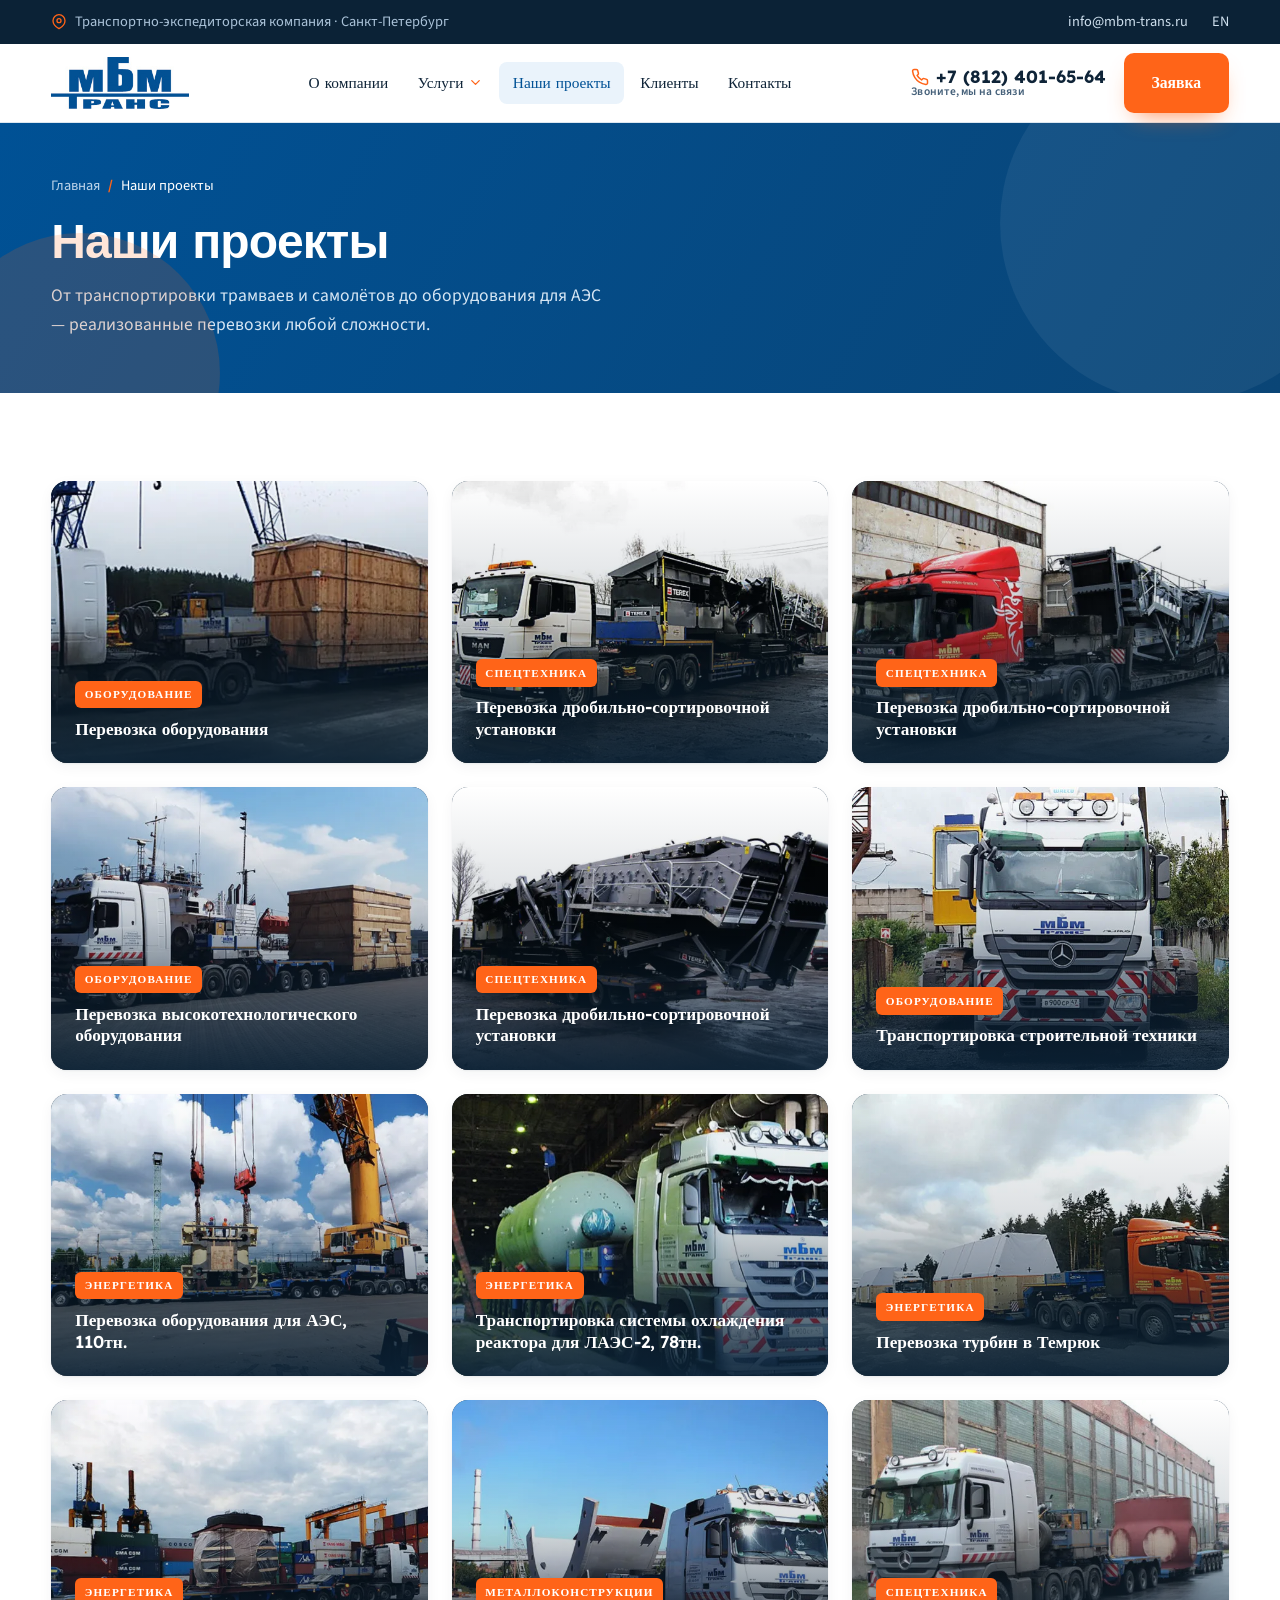
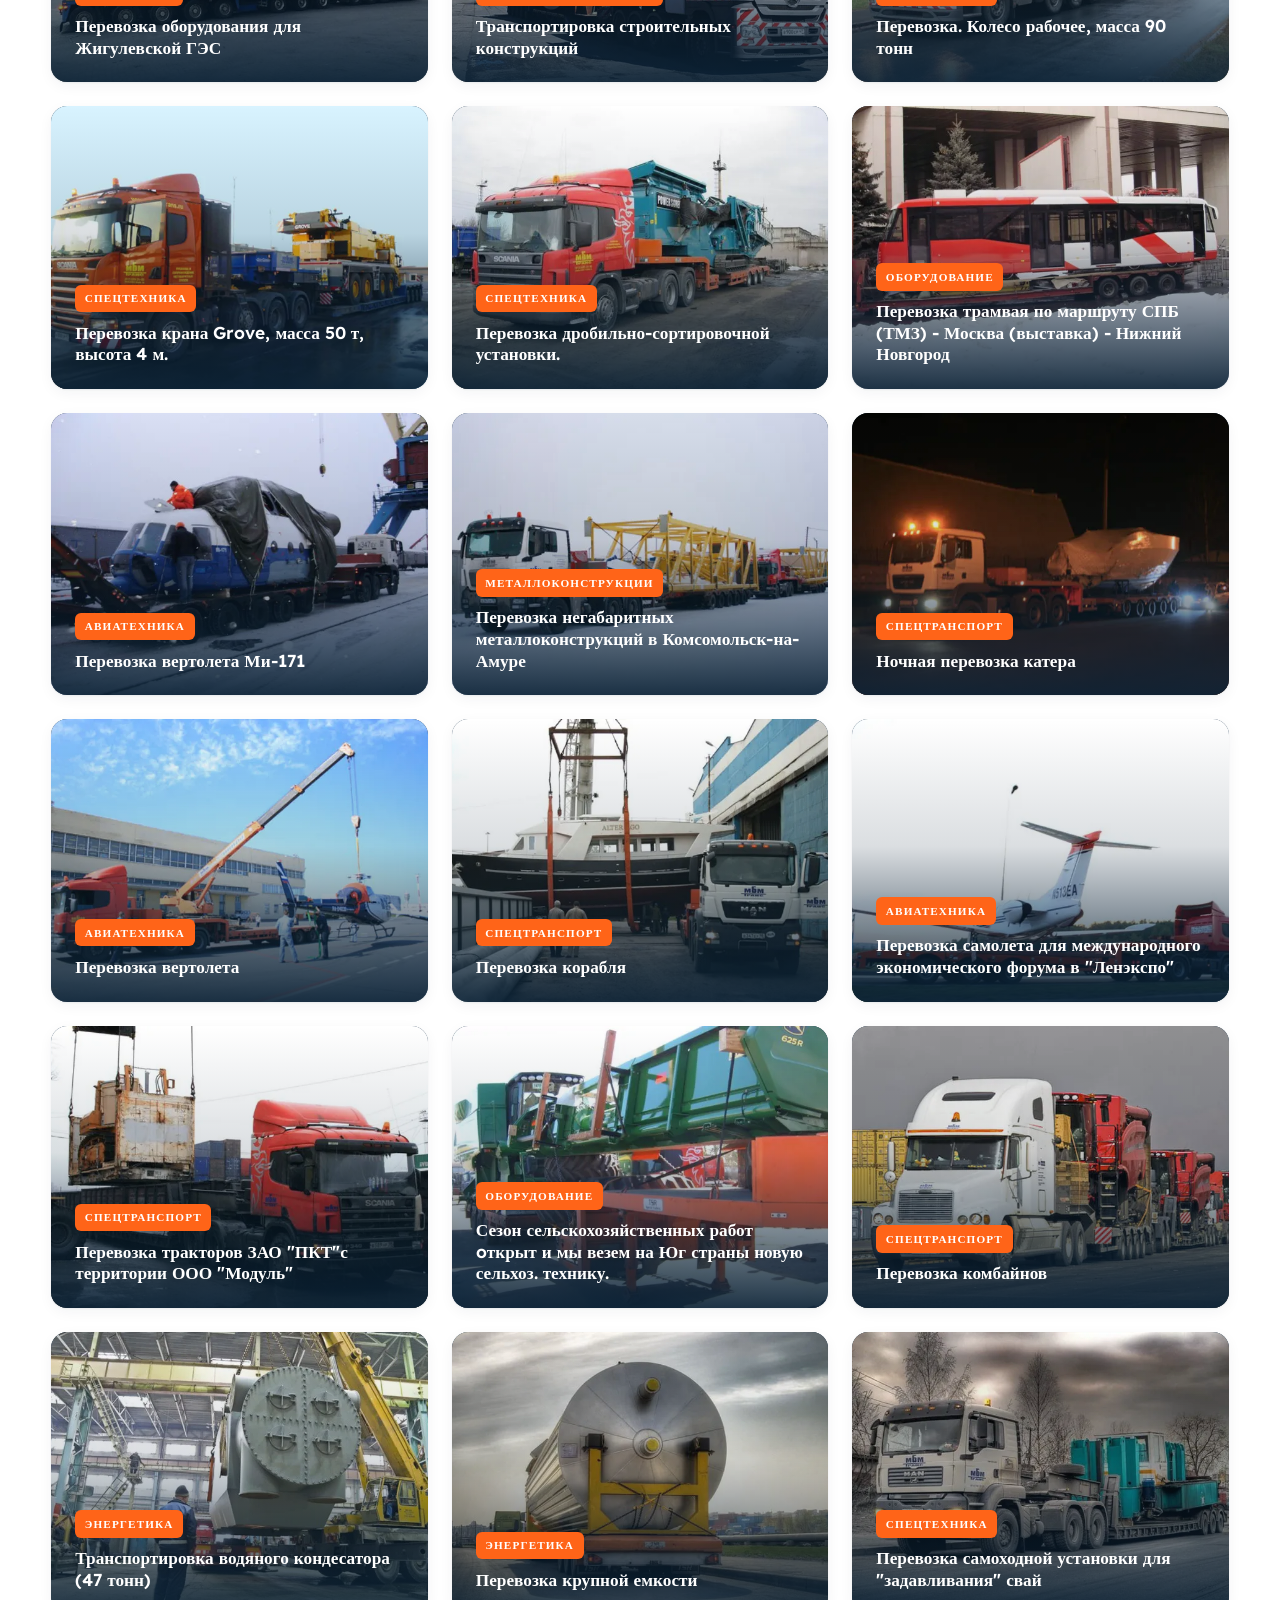
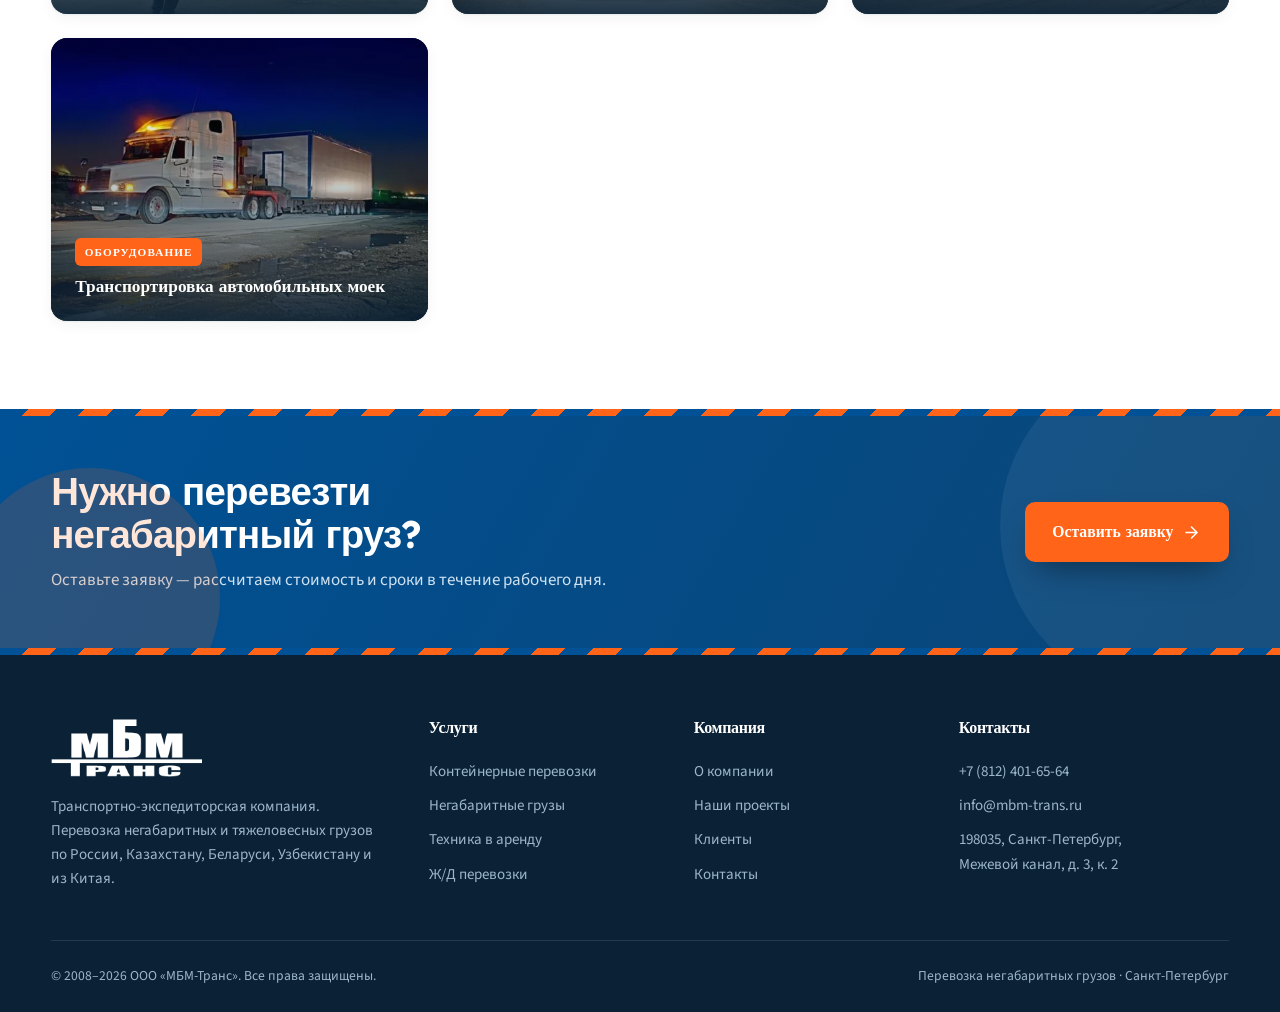
<file: nashi-proektyi.html>
<!doctype html>
<html lang="ru">
<head>
<meta charset="UTF-8">
<meta name="viewport" content="width=device-width, initial-scale=1">
<title>Наши проекты — МБМ-Транс</title>
<meta name="description" content="Реализованные проекты МБМ-Транс: перевозка самолётов, трамваев, оборудования для АЭС и другой техники.">
<link rel="preconnect" href="https://fonts.googleapis.com">
<link rel="preconnect" href="https://fonts.gstatic.com" crossorigin>
<link href="https://fonts.googleapis.com/css2?family=Lexend:wght@400;500;600;700;800&family=Source+Sans+3:wght@400;500;600;700&display=swap" rel="stylesheet">
<link rel="icon" type="image/svg+xml" href="assets/favicon.svg">
<link rel="icon" type="image/png" sizes="32x32" href="assets/favicon-32.png">
<link rel="apple-touch-icon" href="assets/apple-touch-icon.png">
<meta property="og:type" content="website">
<meta property="og:site_name" content="МБМ-Транс">
<meta property="og:locale" content="ru_RU">
<meta property="og:title" content="Наши проекты — МБМ-Транс">
<meta property="og:description" content="Реализованные проекты МБМ-Транс: перевозка самолётов, трамваев, оборудования для АЭС и другой техники.">
<meta property="og:image" content="https://gysok1337.github.io/mbm-trans-redesign/assets/og-cover.jpg">
<meta property="og:url" content="https://gysok1337.github.io/mbm-trans-redesign/nashi-proektyi.html">
<meta name="twitter:card" content="summary_large_image">
<link rel="stylesheet" href="assets/css/redesign.css">
</head>
<body>
<div class="topbar">
  <div class="wrap">
    <span class="l"><svg class="icon" viewBox="0 0 24 24"><path d="M21 10c0 7-9 12-9 12s-9-5-9-12a9 9 0 0 1 18 0Z"/><circle cx="12" cy="10" r="3"/></svg> Транспортно-экспедиторская компания · Санкт-Петербург</span>
    <div class="r"><a href="mailto:info@mbm-trans.ru">info@mbm-trans.ru</a><a href="#" aria-label="Английская версия">EN</a></div>
  </div>
</div>
<header class="header" id="header">
  <div class="wrap">
    <a class="brand" href="index.html" aria-label="МБМ-Транс — на главную">
      <img class="logo-img" src="assets/css/imgs/logo_h.jpg" srcset="assets/css/imgs/logo_h.jpg 1x, assets/css/imgs/logo_h@2x.jpg 2x" width="233" height="88" alt="МБМ-Транс">
    </a>
    <nav class="main" id="nav">
      <a href="o-kompanii.html">О компании</a>
      <div class="has-sub">
      <a href="kontejnernyie-perevozki.html" class="">Услуги <svg class="icon" viewBox="0 0 24 24"><path d="m6 9 6 6 6-6"/></svg></a>
      <div class="sub">
      <a href="kontejnernyie-perevozki.html"><svg class="icon" viewBox="0 0 24 24"><path d="m7.5 4.27 9 5.15"/><path d="M21 8a2 2 0 0 0-1-1.73l-7-4a2 2 0 0 0-2 0l-7 4A2 2 0 0 0 3 8v8a2 2 0 0 0 1 1.73l7 4a2 2 0 0 0 2 0l7-4A2 2 0 0 0 21 16Z"/><path d="m3.3 7 8.7 5 8.7-5"/><path d="M12 22V12"/></svg>Контейнерные перевозки</a>
      <a href="perevozka-negabaritnyix-gruzov.html"><svg class="icon" viewBox="0 0 24 24"><path d="M10 17h4V5H2v12h3"/><path d="M20 17h2v-3.34a4 4 0 0 0-1.17-2.83L19 9h-5v8h1"/><circle cx="7.5" cy="17.5" r="2.5"/><circle cx="17.5" cy="17.5" r="2.5"/></svg>Перевозка негабаритных грузов</a>
      <a href="texnika-v-arendu.html"><svg class="icon" viewBox="0 0 24 24"><path d="M2 22V12a2 2 0 0 1 2-2h2"/><path d="m6 10 4-7 6 3-3 6"/><path d="M14 14h6v6a2 2 0 0 1-2 2H6"/><circle cx="6" cy="18" r="2"/></svg>Техника в аренду</a>
      <a href="zhd-perevozki.html"><svg class="icon" viewBox="0 0 24 24"><rect x="4" y="3" width="16" height="14" rx="2"/><path d="M4 11h16"/><path d="m8 19-2 3"/><path d="m18 22-2-3"/><circle cx="8.5" cy="14" r="1"/><circle cx="15.5" cy="14" r="1"/></svg>Ж/Д перевозки</a>
      </div></div>
      <a href="nashi-proektyi.html" class="active">Наши проекты</a>
      <a href="nashi-klientyi.html">Клиенты</a>
      <a href="kontaktyi.html">Контакты</a>
      </nav>
    <div class="h-right">
      <div class="h-phone"><a href="tel:+78124016564"><svg class="icon" viewBox="0 0 24 24"><path d="M22 16.92v3a2 2 0 0 1-2.18 2 19.79 19.79 0 0 1-8.63-3.07 19.5 19.5 0 0 1-6-6 19.79 19.79 0 0 1-3.07-8.67A2 2 0 0 1 4.11 2h3a2 2 0 0 1 2 1.72c.13.96.36 1.9.7 2.81a2 2 0 0 1-.45 2.11L8.09 9.91a16 16 0 0 0 6 6l1.27-1.27a2 2 0 0 1 2.11-.45c.9.34 1.85.57 2.81.7A2 2 0 0 1 22 16.92Z"/></svg>+7 (812) 401-65-64</a><span>Звоните, мы на связи</span></div>
      <a href="kontaktyi.html" class="btn btn-orange">Заявка</a>
      <button class="burger" id="burger" aria-label="Открыть меню"><svg class="icon" viewBox="0 0 24 24"><path d="M4 6h16M4 12h16M4 18h16"/></svg></button>
    </div>
  </div>
</header>
<div class="overlay" id="overlay"></div>
<section class="page-hero">
  <div class="wrap">
    <nav class="breadcrumb" aria-label="Хлебные крошки"><a href="index.html">Главная</a><span class="sep">/</span><span aria-current="page">Наши проекты</span></nav>
    <h1>Наши проекты</h1>
    <p>От транспортировки трамваев и самолётов до оборудования для АЭС — реализованные перевозки любой сложности.</p>
  </div>
</section>
<section class="block"><div class="wrap"><div class="gallery"><a class="proj reveal" href="#"><img src="assets/images/projects/_7yYk2YZrCk.webp" loading="lazy" alt="Перевозка оборудования"><div class="cap"><span class="tag">Оборудование</span><b>Перевозка оборудования</b></div></a><a class="proj reveal" href="#"><img src="assets/images/projects/IMG_2990.webp" loading="lazy" alt="Перевозка дробильно-сортировочной установки"><div class="cap"><span class="tag">Спецтехника</span><b>Перевозка дробильно-сортировочной установки</b></div></a><a class="proj reveal" href="#"><img src="assets/images/projects/IMG_2389.webp" loading="lazy" alt="Перевозка дробильно-сортировочной установки"><div class="cap"><span class="tag">Спецтехника</span><b>Перевозка дробильно-сортировочной установки</b></div></a><a class="proj reveal" href="#"><img src="assets/images/projects/txsL4vXWo2A.webp" loading="lazy" alt="Перевозка высокотехнологического оборудования"><div class="cap"><span class="tag">Оборудование</span><b>Перевозка высокотехнологического оборудования</b></div></a><a class="proj reveal" href="#"><img src="assets/images/projects/IMG_2989.webp" loading="lazy" alt="Перевозка дробильно-сортировочной установки"><div class="cap"><span class="tag">Спецтехника</span><b>Перевозка дробильно-сортировочной установки</b></div></a><a class="proj reveal" href="#"><img src="assets/images/projects/sE_Nc2eH3TY.webp" loading="lazy" alt="Транспортировка строительной техники"><div class="cap"><span class="tag">Оборудование</span><b>Транспортировка строительной техники</b></div></a><a class="proj reveal" href="#"><img src="assets/images/projects/SB9ofhmS8xM.webp" loading="lazy" alt="Перевозка оборудования для АЭС, 110тн."><div class="cap"><span class="tag">Энергетика</span><b>Перевозка оборудования для АЭС, 110тн.</b></div></a><a class="proj reveal" href="#"><img src="assets/images/projects/MsE5XbipfR0.webp" loading="lazy" alt="Транспортировка системы охлаждения реактора для ЛАЭС-2, 78тн."><div class="cap"><span class="tag">Энергетика</span><b>Транспортировка системы охлаждения реактора для ЛАЭС-2, 78тн.</b></div></a><a class="proj reveal" href="#"><img src="assets/images/projects/la_CbQtuFqg.webp" loading="lazy" alt="Перевозка турбин в Темрюк"><div class="cap"><span class="tag">Энергетика</span><b>Перевозка турбин в Темрюк</b></div></a><a class="proj reveal" href="#"><img src="assets/images/projects/aaZ4Ta-fJBk.webp" loading="lazy" alt="Перевозка оборудования для Жигулевской ГЭС"><div class="cap"><span class="tag">Энергетика</span><b>Перевозка оборудования для Жигулевской ГЭС</b></div></a><a class="proj reveal" href="#"><img src="assets/images/projects/9tOAP.webp" loading="lazy" alt="Транспортировка строительных конструкций"><div class="cap"><span class="tag">Металлоконструкции</span><b>Транспортировка строительных конструкций</b></div></a><a class="proj reveal" href="#"><img src="assets/images/projects/IMG_5138s.webp" loading="lazy" alt="Перевозка. Колесо рабочее, масса 90 тонн"><div class="cap"><span class="tag">Спецтехника</span><b>Перевозка. Колесо рабочее, масса 90 тонн</b></div></a><a class="proj reveal" href="#"><img src="assets/images/projects/P1000506.webp" loading="lazy" alt="Перевозка крана Grove, масса 50 т, высота 4 м."><div class="cap"><span class="tag">Спецтехника</span><b>Перевозка крана Grove, масса 50 т, высота 4 м.</b></div></a><a class="proj reveal" href="#"><img src="assets/images/projects/z1.webp" loading="lazy" alt="Перевозка дробильно-сортировочной установки."><div class="cap"><span class="tag">Спецтехника</span><b>Перевозка дробильно-сортировочной установки.</b></div></a><a class="proj reveal" href="#"><img src="assets/images/projects/a1a.webp" loading="lazy" alt="Перевозка трамвая по маршруту СПБ (ТМЗ) - Москва (выставка) - Нижний Новгород"><div class="cap"><span class="tag">Оборудование</span><b>Перевозка трамвая по маршруту СПБ (ТМЗ) - Москва (выставка) - Нижний Новгород</b></div></a><a class="proj reveal" href="#"><img src="assets/images/projects/v1.webp" loading="lazy" alt="Перевозка вертолета Ми-171"><div class="cap"><span class="tag">Авиатехника</span><b>Перевозка вертолета Ми-171</b></div></a><a class="proj reveal" href="#"><img src="assets/images/projects/MG_2272a.webp" loading="lazy" alt="Перевозка негабаритных металлоконструкций в Комсомольск-на-Амуре"><div class="cap"><span class="tag">Металлоконструкции</span><b>Перевозка негабаритных металлоконструкций в Комсомольск-на-Амуре</b></div></a><a class="proj reveal" href="#"><img src="assets/images/projects/k1.webp" loading="lazy" alt="Ночная перевозка катера"><div class="cap"><span class="tag">Спецтранспорт</span><b>Ночная перевозка катера</b></div></a><a class="proj reveal" href="#"><img src="assets/images/projects/v2-1.webp" loading="lazy" alt="Перевозка вертолета"><div class="cap"><span class="tag">Авиатехника</span><b>Перевозка вертолета</b></div></a><a class="proj reveal" href="#"><img src="assets/images/projects/korabl_1.webp" loading="lazy" alt="Перевозка корабля"><div class="cap"><span class="tag">Спецтранспорт</span><b>Перевозка корабля</b></div></a><a class="proj reveal" href="#"><img src="assets/images/projects/aerobus1.webp" loading="lazy" alt="Перевозка самолета для международного экономического форума в "Ленэкспо""><div class="cap"><span class="tag">Авиатехника</span><b>Перевозка самолета для международного экономического форума в "Ленэкспо"</b></div></a><a class="proj reveal" href="#"><img src="assets/images/projects/t1.webp" loading="lazy" alt="Перевозка тракторов ЗАО "ПКТ"с территории ООО "Модуль""><div class="cap"><span class="tag">Спецтранспорт</span><b>Перевозка тракторов ЗАО "ПКТ"с территории ООО "Модуль"</b></div></a><a class="proj reveal" href="#"><img src="assets/images/projects/s1.webp" loading="lazy" alt="Сезон сельскохозяйственных работ oткрыт и мы везем на Юг страны новую сельхоз. технику."><div class="cap"><span class="tag">Оборудование</span><b>Сезон сельскохозяйственных работ oткрыт и мы везем на Юг страны новую сельхоз. технику.</b></div></a><a class="proj reveal" href="#"><img src="assets/images/projects/ko1.webp" loading="lazy" alt="Перевозка комбайнов"><div class="cap"><span class="tag">Спецтранспорт</span><b>Перевозка комбайнов</b></div></a><a class="proj reveal" href="#"><img src="assets/images/projects/vk1.webp" loading="lazy" alt="Транспортировка водяного кондесатора (47 тонн)"><div class="cap"><span class="tag">Энергетика</span><b>Транспортировка водяного кондесатора (47 тонн)</b></div></a><a class="proj reveal" href="#"><img src="assets/images/projects/e1.webp" loading="lazy" alt="Перевозка крупной емкости"><div class="cap"><span class="tag">Энергетика</span><b>Перевозка крупной емкости</b></div></a><a class="proj reveal" href="#"><img src="assets/images/projects/u1.webp" loading="lazy" alt="Перевозка самоходной установки для "задавливания" свай"><div class="cap"><span class="tag">Спецтехника</span><b>Перевозка самоходной установки для "задавливания" свай</b></div></a><a class="proj reveal" href="#"><img src="assets/images/projects/m1.webp" loading="lazy" alt="Транспортировка автомобильных моек"><div class="cap"><span class="tag">Оборудование</span><b>Транспортировка автомобильных моек</b></div></a></div></div></section>
<hr class="hazard">
<div class="cta">
  <div class="wrap">
    <div><h2>Нужно перевезти негабаритный груз?</h2><p>Оставьте заявку — рассчитаем стоимость и сроки в течение рабочего дня.</p></div>
    <a href="kontaktyi.html" class="btn btn-orange">Оставить заявку <svg class="icon" viewBox="0 0 24 24"><path d="M5 12h14M12 5l7 7-7 7"/></svg></a>
  </div>
</div>
<hr class="hazard">
<footer>
  <div class="wrap foot-grid">
    <div class="foot-brand">
      <img class="foot-logo-img" src="assets/css/imgs/logo_f.png" srcset="assets/css/imgs/logo_f.png 1x, assets/css/imgs/logo_f@2x.png 2x" width="219" height="84" alt="МБМ-Транс">
      <p>Транспортно-экспедиторская компания. Перевозка негабаритных и тяжеловесных грузов по России, Казахстану, Беларуси, Узбекистану и из Китая.</p>
    </div>
    <div class="foot-col"><h4>Услуги</h4>
      <a href="kontejnernyie-perevozki.html">Контейнерные перевозки</a>
      <a href="perevozka-negabaritnyix-gruzov.html">Негабаритные грузы</a>
      <a href="texnika-v-arendu.html">Техника в аренду</a>
      <a href="zhd-perevozki.html">Ж/Д перевозки</a>
    </div>
    <div class="foot-col"><h4>Компания</h4>
      <a href="o-kompanii.html">О компании</a>
      <a href="nashi-proektyi.html">Наши проекты</a>
      <a href="nashi-klientyi.html">Клиенты</a>
      <a href="kontaktyi.html">Контакты</a>
    </div>
    <div class="foot-col"><h4>Контакты</h4>
      <a href="tel:+78124016564">+7 (812) 401-65-64</a>
      <a href="mailto:info@mbm-trans.ru">info@mbm-trans.ru</a>
      <p>198035, Санкт-Петербург,<br>Межевой канал, д. 3, к. 2</p>
    </div>
  </div>
  <div class="wrap foot-bottom">
    <span>© 2008–2026 ООО «МБМ-Транс». Все права защищены.</span>
    <span>Перевозка негабаритных грузов · Санкт-Петербург</span>
  </div>
</footer>
<script src="assets/js/site.js" defer></script>
</body>
</html>
</file>
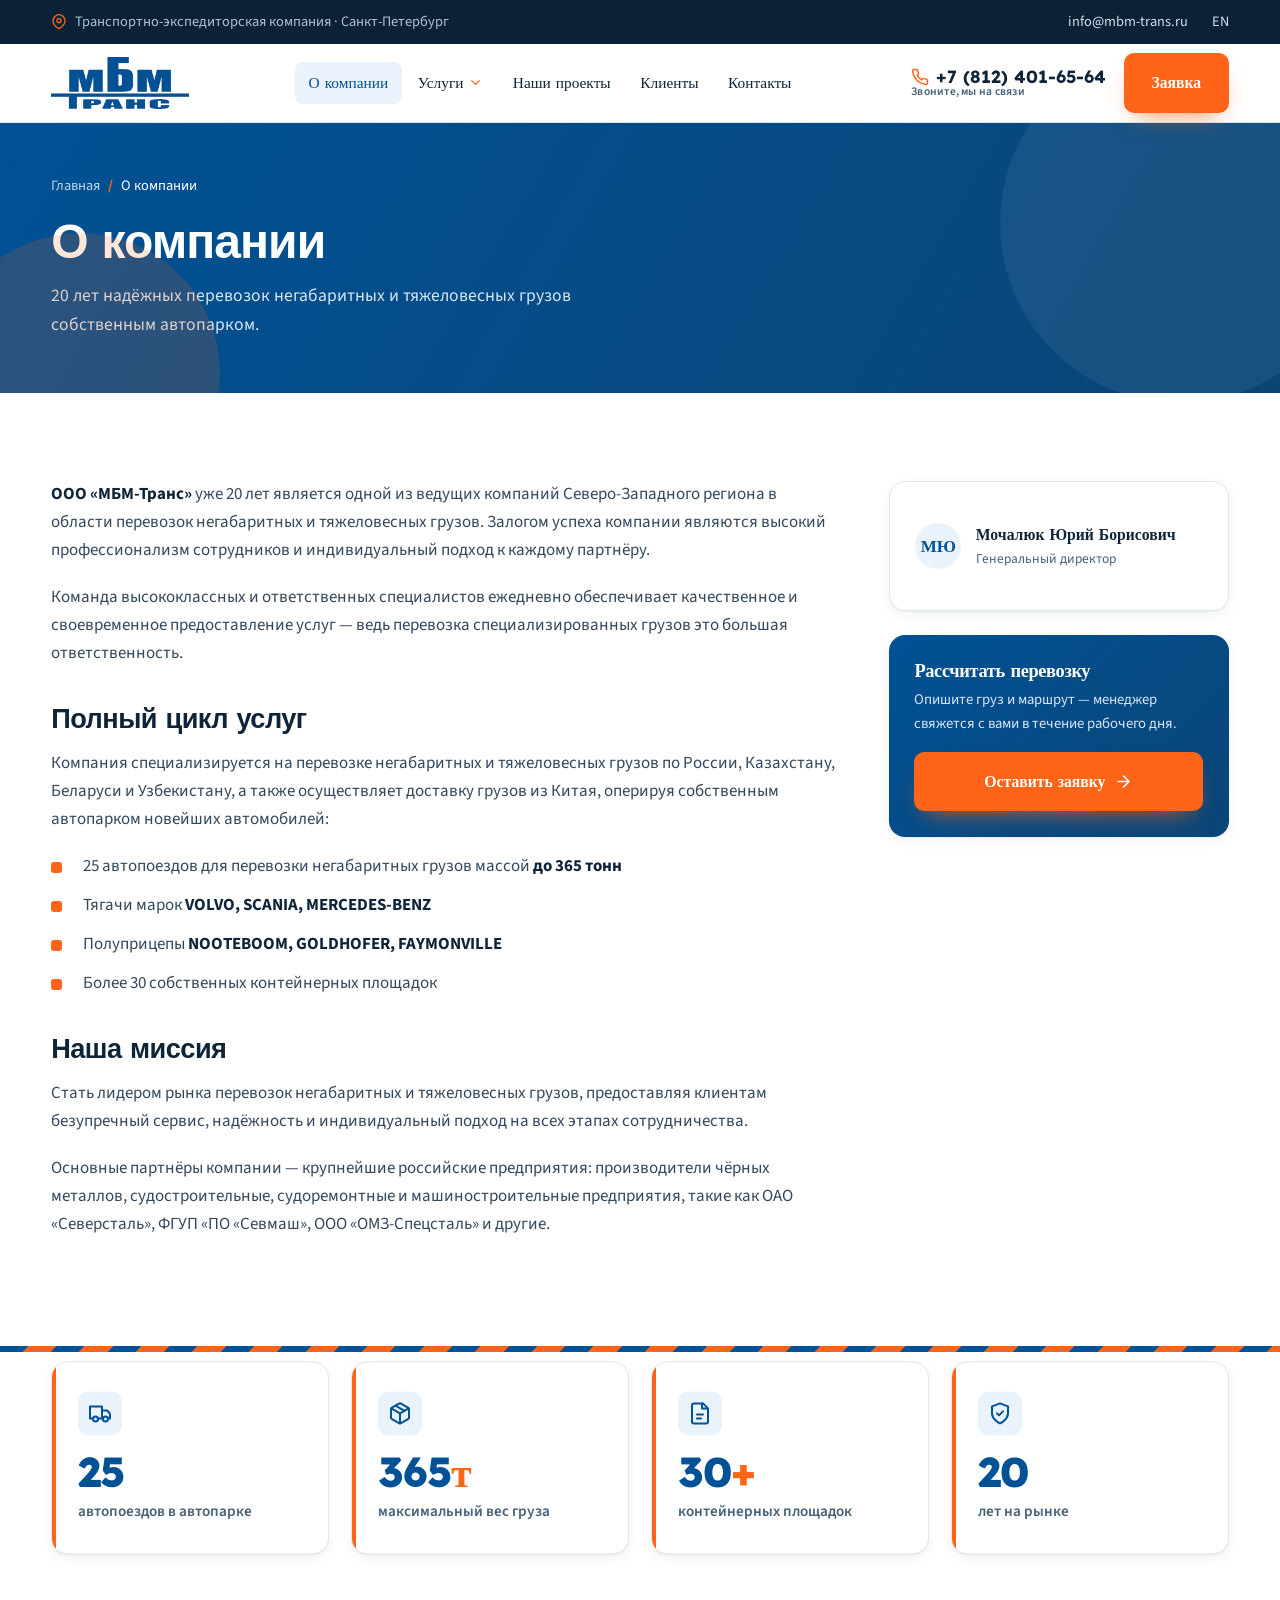
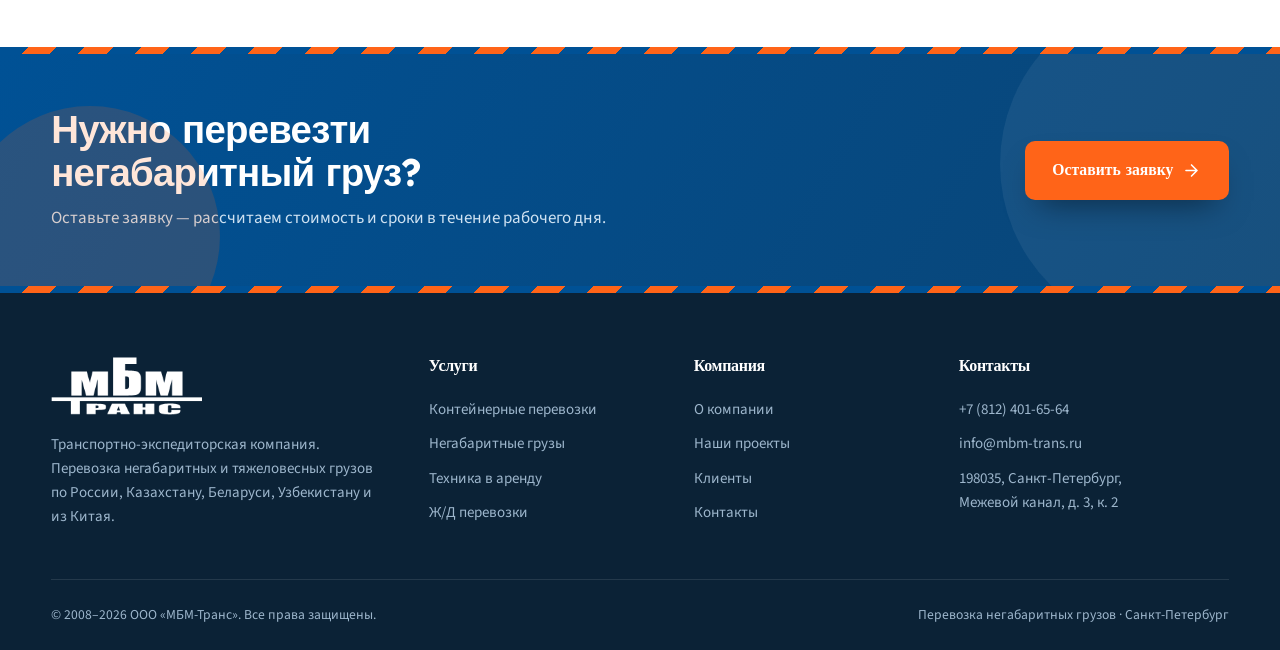
<file: o-kompanii.html>
<!doctype html>
<html lang="ru">
<head>
<meta charset="UTF-8">
<meta name="viewport" content="width=device-width, initial-scale=1">
<title>О компании — МБМ-Транс</title>
<meta name="description" content="ООО «МБМ-Транс» — 20 лет на рынке перевозок негабаритных и тяжеловесных грузов до 365 т. Россия, Казахстан, Беларусь, Узбекистан, Китай.">
<link rel="preconnect" href="https://fonts.googleapis.com">
<link rel="preconnect" href="https://fonts.gstatic.com" crossorigin>
<link href="https://fonts.googleapis.com/css2?family=Lexend:wght@400;500;600;700;800&family=Source+Sans+3:wght@400;500;600;700&display=swap" rel="stylesheet">
<link rel="icon" type="image/svg+xml" href="assets/favicon.svg">
<link rel="icon" type="image/png" sizes="32x32" href="assets/favicon-32.png">
<link rel="apple-touch-icon" href="assets/apple-touch-icon.png">
<meta property="og:type" content="website">
<meta property="og:site_name" content="МБМ-Транс">
<meta property="og:locale" content="ru_RU">
<meta property="og:title" content="О компании — МБМ-Транс">
<meta property="og:description" content="ООО «МБМ-Транс» — 20 лет на рынке перевозок негабаритных и тяжеловесных грузов до 365 т. Россия, Казахстан, Беларусь, Узбекистан, Китай.">
<meta property="og:image" content="https://gysok1337.github.io/mbm-trans-redesign/assets/og-cover.jpg">
<meta property="og:url" content="https://gysok1337.github.io/mbm-trans-redesign/o-kompanii.html">
<meta name="twitter:card" content="summary_large_image">
<link rel="stylesheet" href="assets/css/redesign.css">
</head>
<body>
<div class="topbar">
  <div class="wrap">
    <span class="l"><svg class="icon" viewBox="0 0 24 24"><path d="M21 10c0 7-9 12-9 12s-9-5-9-12a9 9 0 0 1 18 0Z"/><circle cx="12" cy="10" r="3"/></svg> Транспортно-экспедиторская компания · Санкт-Петербург</span>
    <div class="r"><a href="mailto:info@mbm-trans.ru">info@mbm-trans.ru</a><a href="#" aria-label="Английская версия">EN</a></div>
  </div>
</div>
<header class="header" id="header">
  <div class="wrap">
    <a class="brand" href="index.html" aria-label="МБМ-Транс — на главную">
      <img class="logo-img" src="assets/css/imgs/logo_h.jpg" srcset="assets/css/imgs/logo_h.jpg 1x, assets/css/imgs/logo_h@2x.jpg 2x" width="233" height="88" alt="МБМ-Транс">
    </a>
    <nav class="main" id="nav">
      <a href="o-kompanii.html" class="active">О компании</a>
      <div class="has-sub">
      <a href="kontejnernyie-perevozki.html" class="">Услуги <svg class="icon" viewBox="0 0 24 24"><path d="m6 9 6 6 6-6"/></svg></a>
      <div class="sub">
      <a href="kontejnernyie-perevozki.html"><svg class="icon" viewBox="0 0 24 24"><path d="m7.5 4.27 9 5.15"/><path d="M21 8a2 2 0 0 0-1-1.73l-7-4a2 2 0 0 0-2 0l-7 4A2 2 0 0 0 3 8v8a2 2 0 0 0 1 1.73l7 4a2 2 0 0 0 2 0l7-4A2 2 0 0 0 21 16Z"/><path d="m3.3 7 8.7 5 8.7-5"/><path d="M12 22V12"/></svg>Контейнерные перевозки</a>
      <a href="perevozka-negabaritnyix-gruzov.html"><svg class="icon" viewBox="0 0 24 24"><path d="M10 17h4V5H2v12h3"/><path d="M20 17h2v-3.34a4 4 0 0 0-1.17-2.83L19 9h-5v8h1"/><circle cx="7.5" cy="17.5" r="2.5"/><circle cx="17.5" cy="17.5" r="2.5"/></svg>Перевозка негабаритных грузов</a>
      <a href="texnika-v-arendu.html"><svg class="icon" viewBox="0 0 24 24"><path d="M2 22V12a2 2 0 0 1 2-2h2"/><path d="m6 10 4-7 6 3-3 6"/><path d="M14 14h6v6a2 2 0 0 1-2 2H6"/><circle cx="6" cy="18" r="2"/></svg>Техника в аренду</a>
      <a href="zhd-perevozki.html"><svg class="icon" viewBox="0 0 24 24"><rect x="4" y="3" width="16" height="14" rx="2"/><path d="M4 11h16"/><path d="m8 19-2 3"/><path d="m18 22-2-3"/><circle cx="8.5" cy="14" r="1"/><circle cx="15.5" cy="14" r="1"/></svg>Ж/Д перевозки</a>
      </div></div>
      <a href="nashi-proektyi.html">Наши проекты</a>
      <a href="nashi-klientyi.html">Клиенты</a>
      <a href="kontaktyi.html">Контакты</a>
      </nav>
    <div class="h-right">
      <div class="h-phone"><a href="tel:+78124016564"><svg class="icon" viewBox="0 0 24 24"><path d="M22 16.92v3a2 2 0 0 1-2.18 2 19.79 19.79 0 0 1-8.63-3.07 19.5 19.5 0 0 1-6-6 19.79 19.79 0 0 1-3.07-8.67A2 2 0 0 1 4.11 2h3a2 2 0 0 1 2 1.72c.13.96.36 1.9.7 2.81a2 2 0 0 1-.45 2.11L8.09 9.91a16 16 0 0 0 6 6l1.27-1.27a2 2 0 0 1 2.11-.45c.9.34 1.85.57 2.81.7A2 2 0 0 1 22 16.92Z"/></svg>+7 (812) 401-65-64</a><span>Звоните, мы на связи</span></div>
      <a href="kontaktyi.html" class="btn btn-orange">Заявка</a>
      <button class="burger" id="burger" aria-label="Открыть меню"><svg class="icon" viewBox="0 0 24 24"><path d="M4 6h16M4 12h16M4 18h16"/></svg></button>
    </div>
  </div>
</header>
<div class="overlay" id="overlay"></div>
<section class="page-hero">
  <div class="wrap">
    <nav class="breadcrumb" aria-label="Хлебные крошки"><a href="index.html">Главная</a><span class="sep">/</span><span aria-current="page">О компании</span></nav>
    <h1>О компании</h1>
    <p>20 лет надёжных перевозок негабаритных и тяжеловесных грузов собственным автопарком.</p>
  </div>
</section>
<section class="block">
  <div class="wrap content-grid">
    <article class="article prose reveal">
      <p><strong>ООО «МБМ-Транс»</strong> уже 20 лет является одной из ведущих компаний Северо-Западного региона в области перевозок негабаритных и тяжеловесных грузов. Залогом успеха компании являются высокий профессионализм сотрудников и индивидуальный подход к каждому партнёру.</p>
      <p>Команда высококлассных и ответственных специалистов ежедневно обеспечивает качественное и своевременное предоставление услуг — ведь перевозка специализированных грузов это большая ответственность.</p>
      <h2>Полный цикл услуг</h2>
      <p>Компания специализируется на перевозке негабаритных и тяжеловесных грузов по России, Казахстану, Беларуси и Узбекистану, а также осуществляет доставку грузов из Китая, оперируя собственным автопарком новейших автомобилей:</p>
      <ul>
        <li>25 автопоездов для перевозки негабаритных грузов массой <strong>до 365 тонн</strong></li>
        <li>Тягачи марок <strong>VOLVO, SCANIA, MERCEDES-BENZ</strong></li>
        <li>Полуприцепы <strong>NOOTEBOOM, GOLDHOFER, FAYMONVILLE</strong></li>
        <li>Более 30 собственных контейнерных площадок</li>
      </ul>
      <h2>Наша миссия</h2>
      <p>Стать лидером рынка перевозок негабаритных и тяжеловесных грузов, предоставляя клиентам безупречный сервис, надёжность и индивидуальный подход на всех этапах сотрудничества.</p>
      <p>Основные партнёры компании — крупнейшие российские предприятия: производители чёрных металлов, судостроительные, судоремонтные и машиностроительные предприятия, такие как ОАО «Северсталь», ФГУП «ПО «Севмаш», ООО «ОМЗ-Спецсталь» и другие.</p>
    </article>
    <aside class="sidebar">
      <div class="side-card reveal">
        <div class="person"><span class="av">МЮ</span><span><b>Мочалюк Юрий Борисович</b><small>Генеральный директор</small></span></div>
      </div>
      <div class="side-card accent reveal">
        <h4>Рассчитать перевозку</h4>
        <p>Опишите груз и маршрут — менеджер свяжется с вами в течение рабочего дня.</p>
        <a href="kontaktyi.html" class="btn btn-orange">Оставить заявку <svg class="icon" viewBox="0 0 24 24"><path d="M5 12h14M12 5l7 7-7 7"/></svg></a>
      </div>
    </aside>
  </div>
</section>
<hr class="hazard">
<div class="stats"><div class="wrap">
  <div class="stat reveal"><div class="ic"><svg class="icon" viewBox="0 0 24 24"><path d="M10 17h4V5H2v12h3"/><path d="M20 17h2v-3.34a4 4 0 0 0-1.17-2.83L19 9h-5v8h1"/><circle cx="7.5" cy="17.5" r="2.5"/><circle cx="17.5" cy="17.5" r="2.5"/></svg></div><div class="num">25</div><div class="lbl">автопоездов в автопарке</div></div>
  <div class="stat reveal"><div class="ic"><svg class="icon" viewBox="0 0 24 24"><path d="m7.5 4.27 9 5.15"/><path d="M21 8a2 2 0 0 0-1-1.73l-7-4a2 2 0 0 0-2 0l-7 4A2 2 0 0 0 3 8v8a2 2 0 0 0 1 1.73l7 4a2 2 0 0 0 2 0l7-4A2 2 0 0 0 21 16Z"/><path d="m3.3 7 8.7 5 8.7-5"/><path d="M12 22V12"/></svg></div><div class="num">365<span class="u">т</span></div><div class="lbl">максимальный вес груза</div></div>
  <div class="stat reveal"><div class="ic"><svg class="icon" viewBox="0 0 24 24"><path d="M15 2H6a2 2 0 0 0-2 2v16a2 2 0 0 0 2 2h12a2 2 0 0 0 2-2V7Z"/><path d="M14 2v5h5"/><path d="M9 13h6M9 17h4"/></svg></div><div class="num">30<span class="u">+</span></div><div class="lbl">контейнерных площадок</div></div>
  <div class="stat reveal"><div class="ic"><svg class="icon" viewBox="0 0 24 24"><path d="M12 22s8-4 8-10V5l-8-3-8 3v7c0 6 8 10 8 10Z"/><path d="m9 12 2 2 4-4"/></svg></div><div class="num">20</div><div class="lbl">лет на рынке</div></div>
</div></div>
<hr class="hazard">
<div class="cta">
  <div class="wrap">
    <div><h2>Нужно перевезти негабаритный груз?</h2><p>Оставьте заявку — рассчитаем стоимость и сроки в течение рабочего дня.</p></div>
    <a href="kontaktyi.html" class="btn btn-orange">Оставить заявку <svg class="icon" viewBox="0 0 24 24"><path d="M5 12h14M12 5l7 7-7 7"/></svg></a>
  </div>
</div>
<hr class="hazard">
<footer>
  <div class="wrap foot-grid">
    <div class="foot-brand">
      <img class="foot-logo-img" src="assets/css/imgs/logo_f.png" srcset="assets/css/imgs/logo_f.png 1x, assets/css/imgs/logo_f@2x.png 2x" width="219" height="84" alt="МБМ-Транс">
      <p>Транспортно-экспедиторская компания. Перевозка негабаритных и тяжеловесных грузов по России, Казахстану, Беларуси, Узбекистану и из Китая.</p>
    </div>
    <div class="foot-col"><h4>Услуги</h4>
      <a href="kontejnernyie-perevozki.html">Контейнерные перевозки</a>
      <a href="perevozka-negabaritnyix-gruzov.html">Негабаритные грузы</a>
      <a href="texnika-v-arendu.html">Техника в аренду</a>
      <a href="zhd-perevozki.html">Ж/Д перевозки</a>
    </div>
    <div class="foot-col"><h4>Компания</h4>
      <a href="o-kompanii.html">О компании</a>
      <a href="nashi-proektyi.html">Наши проекты</a>
      <a href="nashi-klientyi.html">Клиенты</a>
      <a href="kontaktyi.html">Контакты</a>
    </div>
    <div class="foot-col"><h4>Контакты</h4>
      <a href="tel:+78124016564">+7 (812) 401-65-64</a>
      <a href="mailto:info@mbm-trans.ru">info@mbm-trans.ru</a>
      <p>198035, Санкт-Петербург,<br>Межевой канал, д. 3, к. 2</p>
    </div>
  </div>
  <div class="wrap foot-bottom">
    <span>© 2008–2026 ООО «МБМ-Транс». Все права защищены.</span>
    <span>Перевозка негабаритных грузов · Санкт-Петербург</span>
  </div>
</footer>
<script src="assets/js/site.js" defer></script>
</body>
</html>
</file>
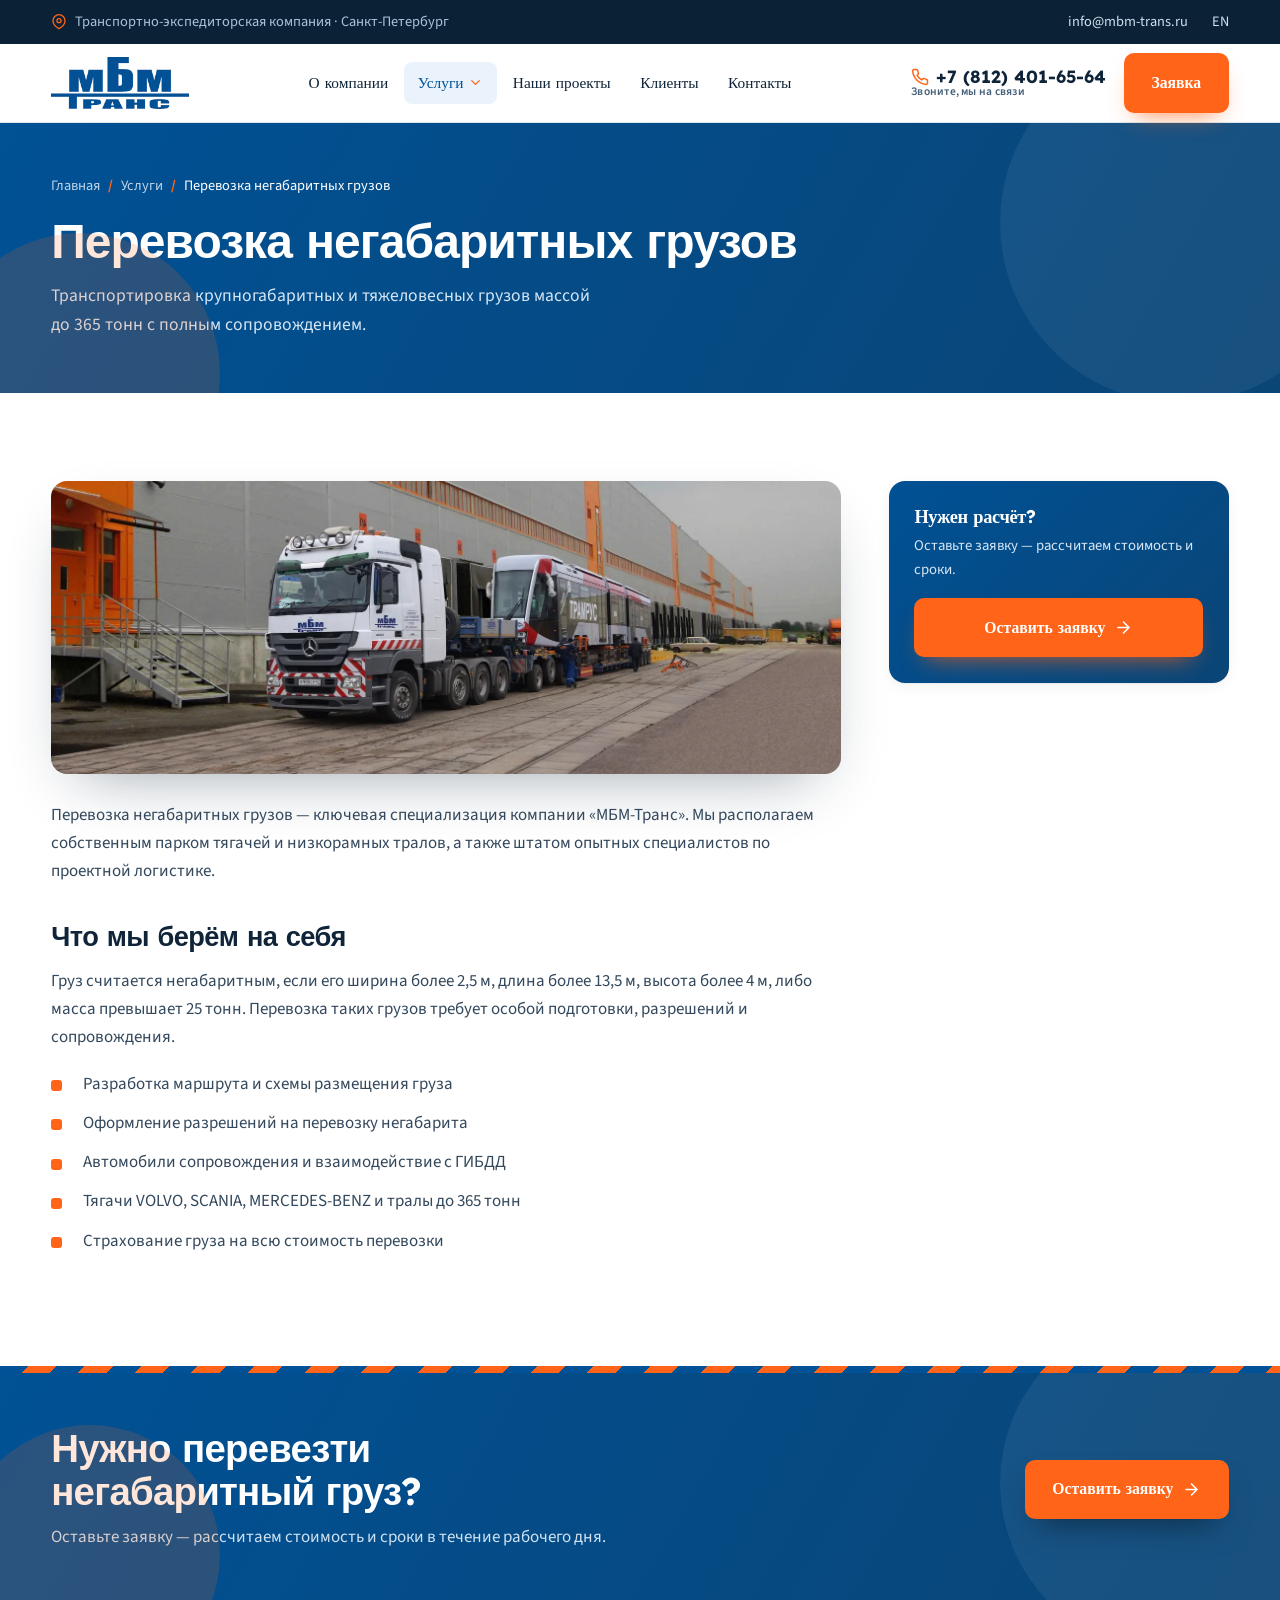
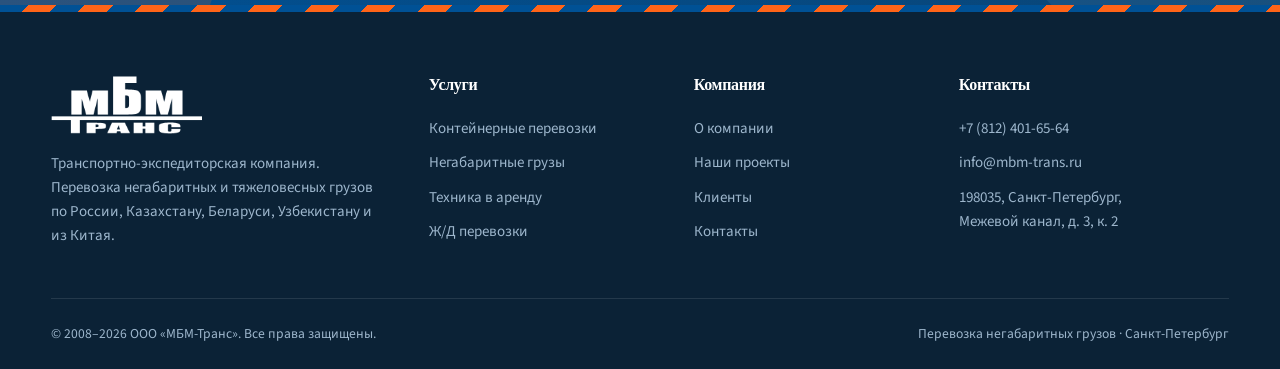
<file: perevozka-negabaritnyix-gruzov.html>
<!doctype html>
<html lang="ru">
<head>
<meta charset="UTF-8">
<meta name="viewport" content="width=device-width, initial-scale=1">
<title>Перевозка негабаритных грузов — МБМ-Транс</title>
<meta name="description" content="Транспортировка крупногабаритных и тяжеловесных грузов массой до 365 тонн с полным сопровождением.">
<link rel="preconnect" href="https://fonts.googleapis.com">
<link rel="preconnect" href="https://fonts.gstatic.com" crossorigin>
<link href="https://fonts.googleapis.com/css2?family=Lexend:wght@400;500;600;700;800&family=Source+Sans+3:wght@400;500;600;700&display=swap" rel="stylesheet">
<link rel="icon" type="image/svg+xml" href="assets/favicon.svg">
<link rel="icon" type="image/png" sizes="32x32" href="assets/favicon-32.png">
<link rel="apple-touch-icon" href="assets/apple-touch-icon.png">
<meta property="og:type" content="website">
<meta property="og:site_name" content="МБМ-Транс">
<meta property="og:locale" content="ru_RU">
<meta property="og:title" content="Перевозка негабаритных грузов — МБМ-Транс">
<meta property="og:description" content="Транспортировка крупногабаритных и тяжеловесных грузов массой до 365 тонн с полным сопровождением.">
<meta property="og:image" content="https://gysok1337.github.io/mbm-trans-redesign/assets/og-cover.jpg">
<meta property="og:url" content="https://gysok1337.github.io/mbm-trans-redesign/perevozka-negabaritnyix-gruzov.html">
<meta name="twitter:card" content="summary_large_image">
<link rel="stylesheet" href="assets/css/redesign.css">
</head>
<body>
<div class="topbar">
  <div class="wrap">
    <span class="l"><svg class="icon" viewBox="0 0 24 24"><path d="M21 10c0 7-9 12-9 12s-9-5-9-12a9 9 0 0 1 18 0Z"/><circle cx="12" cy="10" r="3"/></svg> Транспортно-экспедиторская компания · Санкт-Петербург</span>
    <div class="r"><a href="mailto:info@mbm-trans.ru">info@mbm-trans.ru</a><a href="#" aria-label="Английская версия">EN</a></div>
  </div>
</div>
<header class="header" id="header">
  <div class="wrap">
    <a class="brand" href="index.html" aria-label="МБМ-Транс — на главную">
      <img class="logo-img" src="assets/css/imgs/logo_h.jpg" srcset="assets/css/imgs/logo_h.jpg 1x, assets/css/imgs/logo_h@2x.jpg 2x" width="233" height="88" alt="МБМ-Транс">
    </a>
    <nav class="main" id="nav">
      <a href="o-kompanii.html">О компании</a>
      <div class="has-sub">
      <a href="kontejnernyie-perevozki.html" class="active">Услуги <svg class="icon" viewBox="0 0 24 24"><path d="m6 9 6 6 6-6"/></svg></a>
      <div class="sub">
      <a href="kontejnernyie-perevozki.html"><svg class="icon" viewBox="0 0 24 24"><path d="m7.5 4.27 9 5.15"/><path d="M21 8a2 2 0 0 0-1-1.73l-7-4a2 2 0 0 0-2 0l-7 4A2 2 0 0 0 3 8v8a2 2 0 0 0 1 1.73l7 4a2 2 0 0 0 2 0l7-4A2 2 0 0 0 21 16Z"/><path d="m3.3 7 8.7 5 8.7-5"/><path d="M12 22V12"/></svg>Контейнерные перевозки</a>
      <a href="perevozka-negabaritnyix-gruzov.html"><svg class="icon" viewBox="0 0 24 24"><path d="M10 17h4V5H2v12h3"/><path d="M20 17h2v-3.34a4 4 0 0 0-1.17-2.83L19 9h-5v8h1"/><circle cx="7.5" cy="17.5" r="2.5"/><circle cx="17.5" cy="17.5" r="2.5"/></svg>Перевозка негабаритных грузов</a>
      <a href="texnika-v-arendu.html"><svg class="icon" viewBox="0 0 24 24"><path d="M2 22V12a2 2 0 0 1 2-2h2"/><path d="m6 10 4-7 6 3-3 6"/><path d="M14 14h6v6a2 2 0 0 1-2 2H6"/><circle cx="6" cy="18" r="2"/></svg>Техника в аренду</a>
      <a href="zhd-perevozki.html"><svg class="icon" viewBox="0 0 24 24"><rect x="4" y="3" width="16" height="14" rx="2"/><path d="M4 11h16"/><path d="m8 19-2 3"/><path d="m18 22-2-3"/><circle cx="8.5" cy="14" r="1"/><circle cx="15.5" cy="14" r="1"/></svg>Ж/Д перевозки</a>
      </div></div>
      <a href="nashi-proektyi.html">Наши проекты</a>
      <a href="nashi-klientyi.html">Клиенты</a>
      <a href="kontaktyi.html">Контакты</a>
      </nav>
    <div class="h-right">
      <div class="h-phone"><a href="tel:+78124016564"><svg class="icon" viewBox="0 0 24 24"><path d="M22 16.92v3a2 2 0 0 1-2.18 2 19.79 19.79 0 0 1-8.63-3.07 19.5 19.5 0 0 1-6-6 19.79 19.79 0 0 1-3.07-8.67A2 2 0 0 1 4.11 2h3a2 2 0 0 1 2 1.72c.13.96.36 1.9.7 2.81a2 2 0 0 1-.45 2.11L8.09 9.91a16 16 0 0 0 6 6l1.27-1.27a2 2 0 0 1 2.11-.45c.9.34 1.85.57 2.81.7A2 2 0 0 1 22 16.92Z"/></svg>+7 (812) 401-65-64</a><span>Звоните, мы на связи</span></div>
      <a href="kontaktyi.html" class="btn btn-orange">Заявка</a>
      <button class="burger" id="burger" aria-label="Открыть меню"><svg class="icon" viewBox="0 0 24 24"><path d="M4 6h16M4 12h16M4 18h16"/></svg></button>
    </div>
  </div>
</header>
<div class="overlay" id="overlay"></div>
<section class="page-hero">
  <div class="wrap">
    <nav class="breadcrumb" aria-label="Хлебные крошки"><a href="index.html">Главная</a><span class="sep">/</span><a href="kontejnernyie-perevozki.html">Услуги</a><span class="sep">/</span><span aria-current="page">Перевозка негабаритных грузов</span></nav>
    <h1>Перевозка негабаритных грузов</h1>
    <p>Транспортировка крупногабаритных и тяжеловесных грузов массой до 365 тонн с полным сопровождением.</p>
  </div>
</section>
<section class="block">
  <div class="wrap content-grid">
    <article class="article prose reveal">
      <img src="assets/images/fp_slider/slider1_.webp" alt="Перевозка негабаритных грузов" style="width:100%;border-radius:var(--r);box-shadow:var(--shadow);margin-bottom:1.8rem">
      <p>Перевозка негабаритных грузов — ключевая специализация компании «МБМ-Транс». Мы располагаем собственным парком тягачей и низкорамных тралов, а также штатом опытных специалистов по проектной логистике.</p>
      <h2>Что мы берём на себя</h2>
      <p>Груз считается негабаритным, если его ширина более 2,5 м, длина более 13,5 м, высота более 4 м, либо масса превышает 25 тонн. Перевозка таких грузов требует особой подготовки, разрешений и сопровождения.</p>
      <ul><li>Разработка маршрута и схемы размещения груза</li><li>Оформление разрешений на перевозку негабарита</li><li>Автомобили сопровождения и взаимодействие с ГИБДД</li><li>Тягачи VOLVO, SCANIA, MERCEDES-BENZ и тралы до 365 тонн</li><li>Страхование груза на всю стоимость перевозки</li></ul>
    </article>
    <aside class="sidebar">
      
      <div class="side-card accent reveal">
        <h4>Нужен расчёт?</h4>
        <p>Оставьте заявку — рассчитаем стоимость и сроки.</p>
        <a href="kontaktyi.html" class="btn btn-orange">Оставить заявку <svg class="icon" viewBox="0 0 24 24"><path d="M5 12h14M12 5l7 7-7 7"/></svg></a>
      </div>
    </aside>
  </div>
</section>
<hr class="hazard">
<div class="cta">
  <div class="wrap">
    <div><h2>Нужно перевезти негабаритный груз?</h2><p>Оставьте заявку — рассчитаем стоимость и сроки в течение рабочего дня.</p></div>
    <a href="kontaktyi.html" class="btn btn-orange">Оставить заявку <svg class="icon" viewBox="0 0 24 24"><path d="M5 12h14M12 5l7 7-7 7"/></svg></a>
  </div>
</div>
<hr class="hazard">
<footer>
  <div class="wrap foot-grid">
    <div class="foot-brand">
      <img class="foot-logo-img" src="assets/css/imgs/logo_f.png" srcset="assets/css/imgs/logo_f.png 1x, assets/css/imgs/logo_f@2x.png 2x" width="219" height="84" alt="МБМ-Транс">
      <p>Транспортно-экспедиторская компания. Перевозка негабаритных и тяжеловесных грузов по России, Казахстану, Беларуси, Узбекистану и из Китая.</p>
    </div>
    <div class="foot-col"><h4>Услуги</h4>
      <a href="kontejnernyie-perevozki.html">Контейнерные перевозки</a>
      <a href="perevozka-negabaritnyix-gruzov.html">Негабаритные грузы</a>
      <a href="texnika-v-arendu.html">Техника в аренду</a>
      <a href="zhd-perevozki.html">Ж/Д перевозки</a>
    </div>
    <div class="foot-col"><h4>Компания</h4>
      <a href="o-kompanii.html">О компании</a>
      <a href="nashi-proektyi.html">Наши проекты</a>
      <a href="nashi-klientyi.html">Клиенты</a>
      <a href="kontaktyi.html">Контакты</a>
    </div>
    <div class="foot-col"><h4>Контакты</h4>
      <a href="tel:+78124016564">+7 (812) 401-65-64</a>
      <a href="mailto:info@mbm-trans.ru">info@mbm-trans.ru</a>
      <p>198035, Санкт-Петербург,<br>Межевой канал, д. 3, к. 2</p>
    </div>
  </div>
  <div class="wrap foot-bottom">
    <span>© 2008–2026 ООО «МБМ-Транс». Все права защищены.</span>
    <span>Перевозка негабаритных грузов · Санкт-Петербург</span>
  </div>
</footer>
<script src="assets/js/site.js" defer></script>
</body>
</html>
</file>
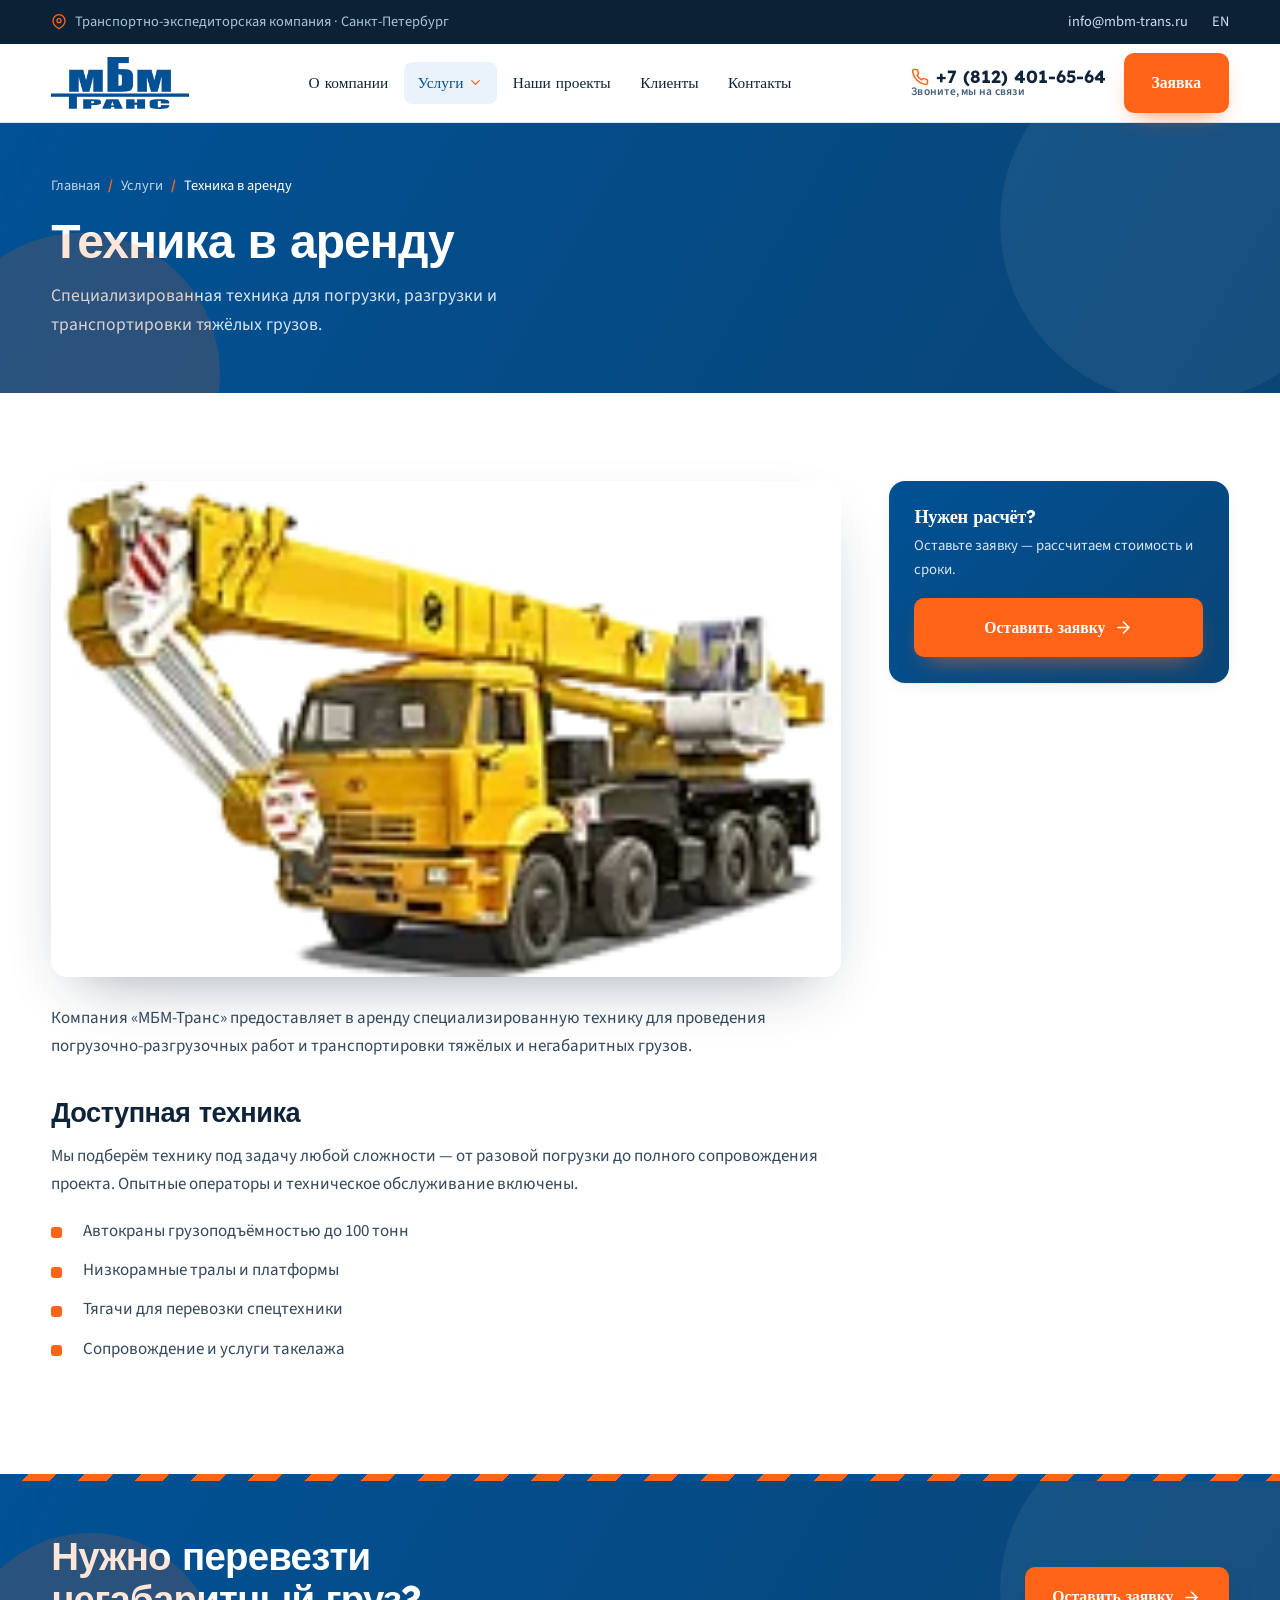
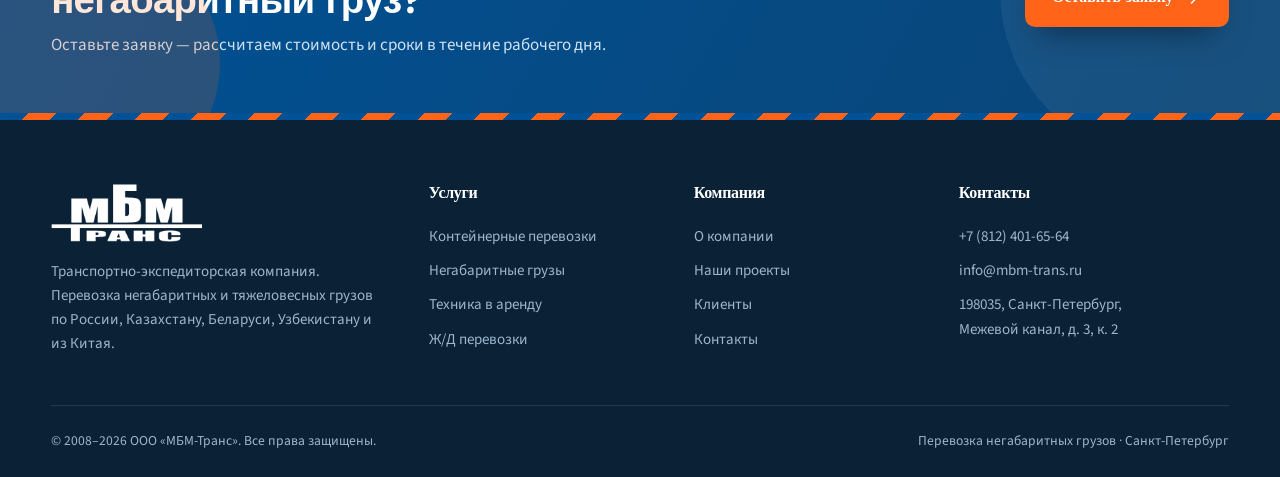
<file: texnika-v-arendu.html>
<!doctype html>
<html lang="ru">
<head>
<meta charset="UTF-8">
<meta name="viewport" content="width=device-width, initial-scale=1">
<title>Техника в аренду — МБМ-Транс</title>
<meta name="description" content="Специализированная техника для погрузки, разгрузки и транспортировки тяжёлых грузов.">
<link rel="preconnect" href="https://fonts.googleapis.com">
<link rel="preconnect" href="https://fonts.gstatic.com" crossorigin>
<link href="https://fonts.googleapis.com/css2?family=Lexend:wght@400;500;600;700;800&family=Source+Sans+3:wght@400;500;600;700&display=swap" rel="stylesheet">
<link rel="icon" type="image/svg+xml" href="assets/favicon.svg">
<link rel="icon" type="image/png" sizes="32x32" href="assets/favicon-32.png">
<link rel="apple-touch-icon" href="assets/apple-touch-icon.png">
<meta property="og:type" content="website">
<meta property="og:site_name" content="МБМ-Транс">
<meta property="og:locale" content="ru_RU">
<meta property="og:title" content="Техника в аренду — МБМ-Транс">
<meta property="og:description" content="Специализированная техника для погрузки, разгрузки и транспортировки тяжёлых грузов.">
<meta property="og:image" content="https://gysok1337.github.io/mbm-trans-redesign/assets/og-cover.jpg">
<meta property="og:url" content="https://gysok1337.github.io/mbm-trans-redesign/texnika-v-arendu.html">
<meta name="twitter:card" content="summary_large_image">
<link rel="stylesheet" href="assets/css/redesign.css">
</head>
<body>
<div class="topbar">
  <div class="wrap">
    <span class="l"><svg class="icon" viewBox="0 0 24 24"><path d="M21 10c0 7-9 12-9 12s-9-5-9-12a9 9 0 0 1 18 0Z"/><circle cx="12" cy="10" r="3"/></svg> Транспортно-экспедиторская компания · Санкт-Петербург</span>
    <div class="r"><a href="mailto:info@mbm-trans.ru">info@mbm-trans.ru</a><a href="#" aria-label="Английская версия">EN</a></div>
  </div>
</div>
<header class="header" id="header">
  <div class="wrap">
    <a class="brand" href="index.html" aria-label="МБМ-Транс — на главную">
      <img class="logo-img" src="assets/css/imgs/logo_h.jpg" srcset="assets/css/imgs/logo_h.jpg 1x, assets/css/imgs/logo_h@2x.jpg 2x" width="233" height="88" alt="МБМ-Транс">
    </a>
    <nav class="main" id="nav">
      <a href="o-kompanii.html">О компании</a>
      <div class="has-sub">
      <a href="kontejnernyie-perevozki.html" class="active">Услуги <svg class="icon" viewBox="0 0 24 24"><path d="m6 9 6 6 6-6"/></svg></a>
      <div class="sub">
      <a href="kontejnernyie-perevozki.html"><svg class="icon" viewBox="0 0 24 24"><path d="m7.5 4.27 9 5.15"/><path d="M21 8a2 2 0 0 0-1-1.73l-7-4a2 2 0 0 0-2 0l-7 4A2 2 0 0 0 3 8v8a2 2 0 0 0 1 1.73l7 4a2 2 0 0 0 2 0l7-4A2 2 0 0 0 21 16Z"/><path d="m3.3 7 8.7 5 8.7-5"/><path d="M12 22V12"/></svg>Контейнерные перевозки</a>
      <a href="perevozka-negabaritnyix-gruzov.html"><svg class="icon" viewBox="0 0 24 24"><path d="M10 17h4V5H2v12h3"/><path d="M20 17h2v-3.34a4 4 0 0 0-1.17-2.83L19 9h-5v8h1"/><circle cx="7.5" cy="17.5" r="2.5"/><circle cx="17.5" cy="17.5" r="2.5"/></svg>Перевозка негабаритных грузов</a>
      <a href="texnika-v-arendu.html"><svg class="icon" viewBox="0 0 24 24"><path d="M2 22V12a2 2 0 0 1 2-2h2"/><path d="m6 10 4-7 6 3-3 6"/><path d="M14 14h6v6a2 2 0 0 1-2 2H6"/><circle cx="6" cy="18" r="2"/></svg>Техника в аренду</a>
      <a href="zhd-perevozki.html"><svg class="icon" viewBox="0 0 24 24"><rect x="4" y="3" width="16" height="14" rx="2"/><path d="M4 11h16"/><path d="m8 19-2 3"/><path d="m18 22-2-3"/><circle cx="8.5" cy="14" r="1"/><circle cx="15.5" cy="14" r="1"/></svg>Ж/Д перевозки</a>
      </div></div>
      <a href="nashi-proektyi.html">Наши проекты</a>
      <a href="nashi-klientyi.html">Клиенты</a>
      <a href="kontaktyi.html">Контакты</a>
      </nav>
    <div class="h-right">
      <div class="h-phone"><a href="tel:+78124016564"><svg class="icon" viewBox="0 0 24 24"><path d="M22 16.92v3a2 2 0 0 1-2.18 2 19.79 19.79 0 0 1-8.63-3.07 19.5 19.5 0 0 1-6-6 19.79 19.79 0 0 1-3.07-8.67A2 2 0 0 1 4.11 2h3a2 2 0 0 1 2 1.72c.13.96.36 1.9.7 2.81a2 2 0 0 1-.45 2.11L8.09 9.91a16 16 0 0 0 6 6l1.27-1.27a2 2 0 0 1 2.11-.45c.9.34 1.85.57 2.81.7A2 2 0 0 1 22 16.92Z"/></svg>+7 (812) 401-65-64</a><span>Звоните, мы на связи</span></div>
      <a href="kontaktyi.html" class="btn btn-orange">Заявка</a>
      <button class="burger" id="burger" aria-label="Открыть меню"><svg class="icon" viewBox="0 0 24 24"><path d="M4 6h16M4 12h16M4 18h16"/></svg></button>
    </div>
  </div>
</header>
<div class="overlay" id="overlay"></div>
<section class="page-hero">
  <div class="wrap">
    <nav class="breadcrumb" aria-label="Хлебные крошки"><a href="index.html">Главная</a><span class="sep">/</span><a href="kontejnernyie-perevozki.html">Услуги</a><span class="sep">/</span><span aria-current="page">Техника в аренду</span></nav>
    <h1>Техника в аренду</h1>
    <p>Специализированная техника для погрузки, разгрузки и транспортировки тяжёлых грузов.</p>
  </div>
</section>
<section class="block">
  <div class="wrap content-grid">
    <article class="article prose reveal">
      <img src="assets/images/crane.webp" alt="Техника в аренду" style="width:100%;border-radius:var(--r);box-shadow:var(--shadow);margin-bottom:1.8rem">
      <p>Компания «МБМ-Транс» предоставляет в аренду специализированную технику для проведения погрузочно-разгрузочных работ и транспортировки тяжёлых и негабаритных грузов.</p>
      <h2>Доступная техника</h2>
      <p>Мы подберём технику под задачу любой сложности — от разовой погрузки до полного сопровождения проекта. Опытные операторы и техническое обслуживание включены.</p>
      <ul><li>Автокраны грузоподъёмностью до 100 тонн</li><li>Низкорамные тралы и платформы</li><li>Тягачи для перевозки спецтехники</li><li>Сопровождение и услуги такелажа</li></ul>
    </article>
    <aside class="sidebar">
      
      <div class="side-card accent reveal">
        <h4>Нужен расчёт?</h4>
        <p>Оставьте заявку — рассчитаем стоимость и сроки.</p>
        <a href="kontaktyi.html" class="btn btn-orange">Оставить заявку <svg class="icon" viewBox="0 0 24 24"><path d="M5 12h14M12 5l7 7-7 7"/></svg></a>
      </div>
    </aside>
  </div>
</section>
<hr class="hazard">
<div class="cta">
  <div class="wrap">
    <div><h2>Нужно перевезти негабаритный груз?</h2><p>Оставьте заявку — рассчитаем стоимость и сроки в течение рабочего дня.</p></div>
    <a href="kontaktyi.html" class="btn btn-orange">Оставить заявку <svg class="icon" viewBox="0 0 24 24"><path d="M5 12h14M12 5l7 7-7 7"/></svg></a>
  </div>
</div>
<hr class="hazard">
<footer>
  <div class="wrap foot-grid">
    <div class="foot-brand">
      <img class="foot-logo-img" src="assets/css/imgs/logo_f.png" srcset="assets/css/imgs/logo_f.png 1x, assets/css/imgs/logo_f@2x.png 2x" width="219" height="84" alt="МБМ-Транс">
      <p>Транспортно-экспедиторская компания. Перевозка негабаритных и тяжеловесных грузов по России, Казахстану, Беларуси, Узбекистану и из Китая.</p>
    </div>
    <div class="foot-col"><h4>Услуги</h4>
      <a href="kontejnernyie-perevozki.html">Контейнерные перевозки</a>
      <a href="perevozka-negabaritnyix-gruzov.html">Негабаритные грузы</a>
      <a href="texnika-v-arendu.html">Техника в аренду</a>
      <a href="zhd-perevozki.html">Ж/Д перевозки</a>
    </div>
    <div class="foot-col"><h4>Компания</h4>
      <a href="o-kompanii.html">О компании</a>
      <a href="nashi-proektyi.html">Наши проекты</a>
      <a href="nashi-klientyi.html">Клиенты</a>
      <a href="kontaktyi.html">Контакты</a>
    </div>
    <div class="foot-col"><h4>Контакты</h4>
      <a href="tel:+78124016564">+7 (812) 401-65-64</a>
      <a href="mailto:info@mbm-trans.ru">info@mbm-trans.ru</a>
      <p>198035, Санкт-Петербург,<br>Межевой канал, д. 3, к. 2</p>
    </div>
  </div>
  <div class="wrap foot-bottom">
    <span>© 2008–2026 ООО «МБМ-Транс». Все права защищены.</span>
    <span>Перевозка негабаритных грузов · Санкт-Петербург</span>
  </div>
</footer>
<script src="assets/js/site.js" defer></script>
</body>
</html>
</file>
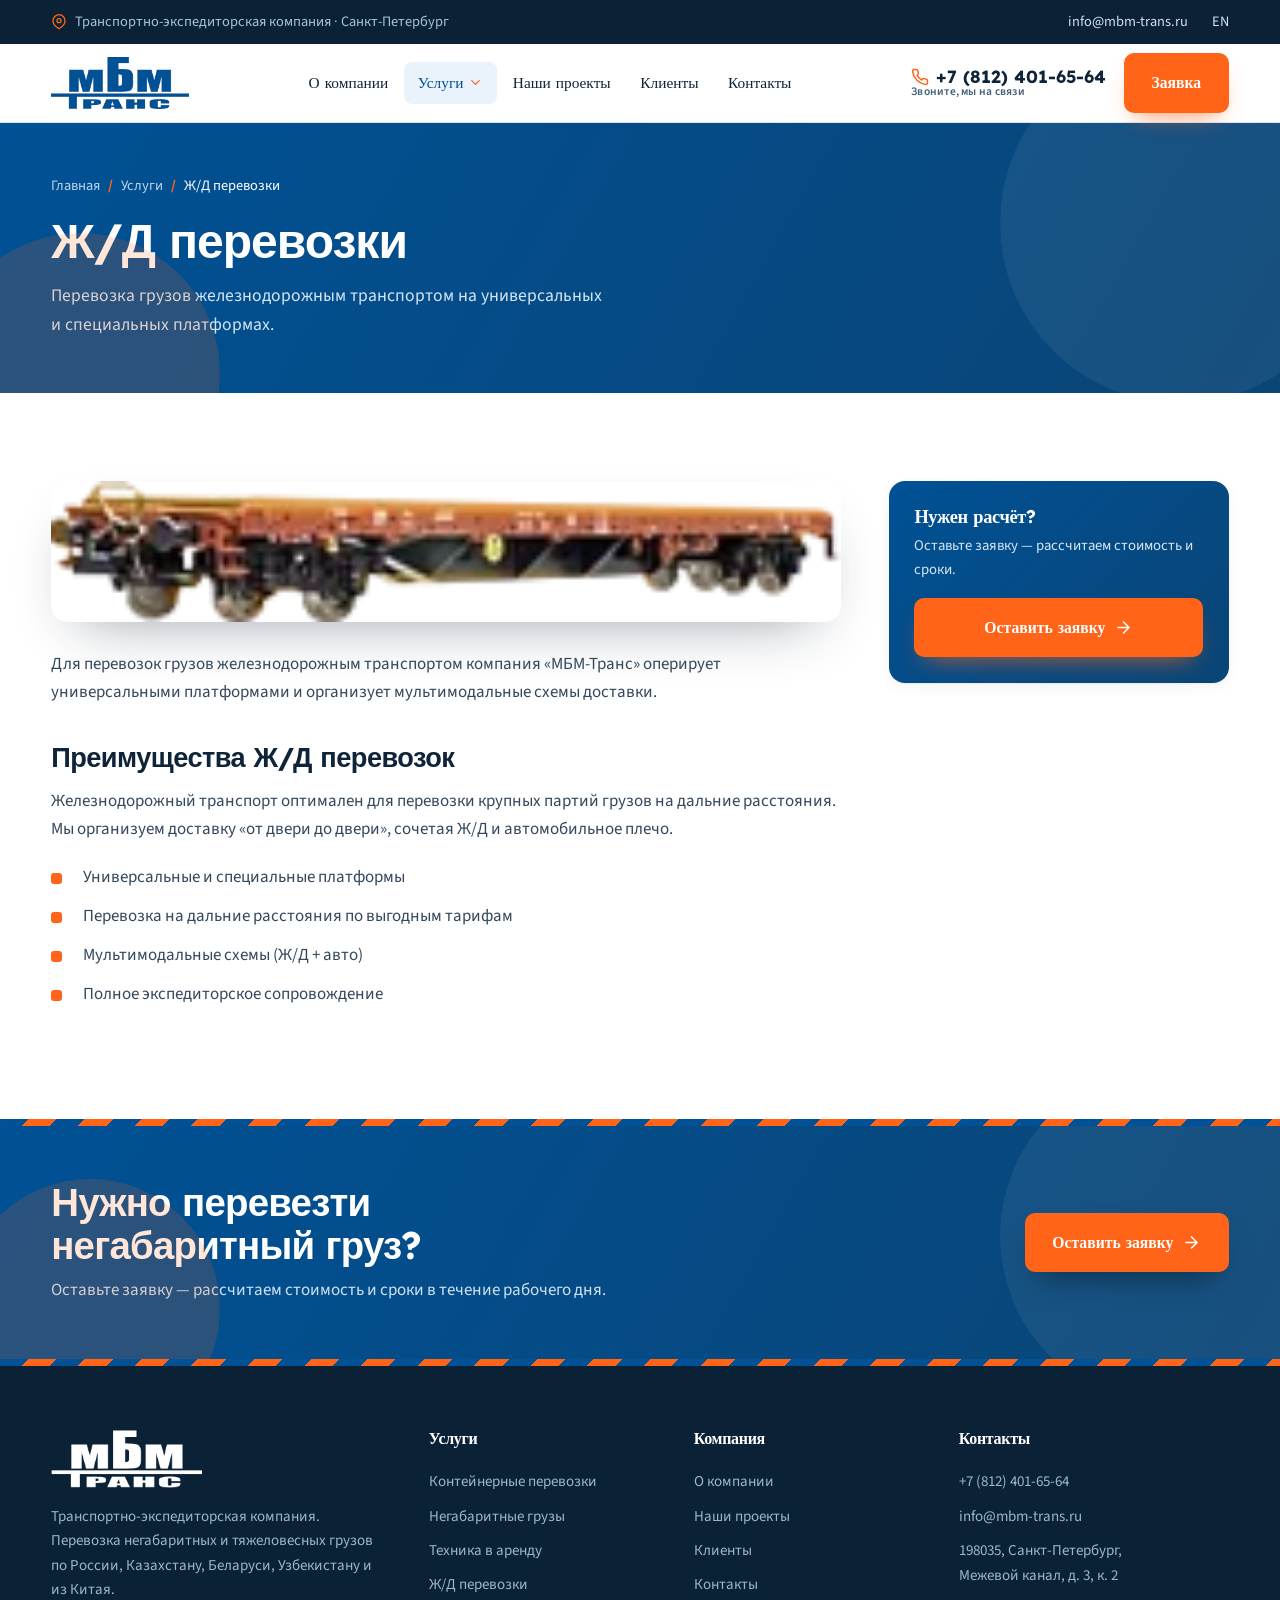
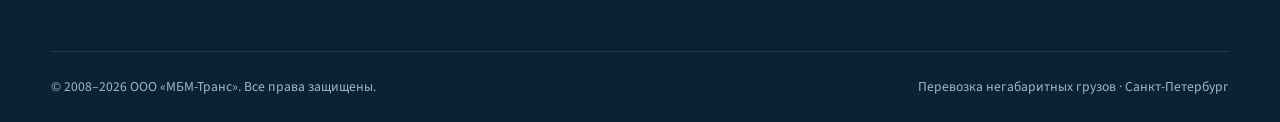
<file: zhd-perevozki.html>
<!doctype html>
<html lang="ru">
<head>
<meta charset="UTF-8">
<meta name="viewport" content="width=device-width, initial-scale=1">
<title>Ж/Д перевозки — МБМ-Транс</title>
<meta name="description" content="Перевозка грузов железнодорожным транспортом на универсальных и специальных платформах.">
<link rel="preconnect" href="https://fonts.googleapis.com">
<link rel="preconnect" href="https://fonts.gstatic.com" crossorigin>
<link href="https://fonts.googleapis.com/css2?family=Lexend:wght@400;500;600;700;800&family=Source+Sans+3:wght@400;500;600;700&display=swap" rel="stylesheet">
<link rel="icon" type="image/svg+xml" href="assets/favicon.svg">
<link rel="icon" type="image/png" sizes="32x32" href="assets/favicon-32.png">
<link rel="apple-touch-icon" href="assets/apple-touch-icon.png">
<meta property="og:type" content="website">
<meta property="og:site_name" content="МБМ-Транс">
<meta property="og:locale" content="ru_RU">
<meta property="og:title" content="Ж/Д перевозки — МБМ-Транс">
<meta property="og:description" content="Перевозка грузов железнодорожным транспортом на универсальных и специальных платформах.">
<meta property="og:image" content="https://gysok1337.github.io/mbm-trans-redesign/assets/og-cover.jpg">
<meta property="og:url" content="https://gysok1337.github.io/mbm-trans-redesign/zhd-perevozki.html">
<meta name="twitter:card" content="summary_large_image">
<link rel="stylesheet" href="assets/css/redesign.css">
</head>
<body>
<div class="topbar">
  <div class="wrap">
    <span class="l"><svg class="icon" viewBox="0 0 24 24"><path d="M21 10c0 7-9 12-9 12s-9-5-9-12a9 9 0 0 1 18 0Z"/><circle cx="12" cy="10" r="3"/></svg> Транспортно-экспедиторская компания · Санкт-Петербург</span>
    <div class="r"><a href="mailto:info@mbm-trans.ru">info@mbm-trans.ru</a><a href="#" aria-label="Английская версия">EN</a></div>
  </div>
</div>
<header class="header" id="header">
  <div class="wrap">
    <a class="brand" href="index.html" aria-label="МБМ-Транс — на главную">
      <img class="logo-img" src="assets/css/imgs/logo_h.jpg" srcset="assets/css/imgs/logo_h.jpg 1x, assets/css/imgs/logo_h@2x.jpg 2x" width="233" height="88" alt="МБМ-Транс">
    </a>
    <nav class="main" id="nav">
      <a href="o-kompanii.html">О компании</a>
      <div class="has-sub">
      <a href="kontejnernyie-perevozki.html" class="active">Услуги <svg class="icon" viewBox="0 0 24 24"><path d="m6 9 6 6 6-6"/></svg></a>
      <div class="sub">
      <a href="kontejnernyie-perevozki.html"><svg class="icon" viewBox="0 0 24 24"><path d="m7.5 4.27 9 5.15"/><path d="M21 8a2 2 0 0 0-1-1.73l-7-4a2 2 0 0 0-2 0l-7 4A2 2 0 0 0 3 8v8a2 2 0 0 0 1 1.73l7 4a2 2 0 0 0 2 0l7-4A2 2 0 0 0 21 16Z"/><path d="m3.3 7 8.7 5 8.7-5"/><path d="M12 22V12"/></svg>Контейнерные перевозки</a>
      <a href="perevozka-negabaritnyix-gruzov.html"><svg class="icon" viewBox="0 0 24 24"><path d="M10 17h4V5H2v12h3"/><path d="M20 17h2v-3.34a4 4 0 0 0-1.17-2.83L19 9h-5v8h1"/><circle cx="7.5" cy="17.5" r="2.5"/><circle cx="17.5" cy="17.5" r="2.5"/></svg>Перевозка негабаритных грузов</a>
      <a href="texnika-v-arendu.html"><svg class="icon" viewBox="0 0 24 24"><path d="M2 22V12a2 2 0 0 1 2-2h2"/><path d="m6 10 4-7 6 3-3 6"/><path d="M14 14h6v6a2 2 0 0 1-2 2H6"/><circle cx="6" cy="18" r="2"/></svg>Техника в аренду</a>
      <a href="zhd-perevozki.html"><svg class="icon" viewBox="0 0 24 24"><rect x="4" y="3" width="16" height="14" rx="2"/><path d="M4 11h16"/><path d="m8 19-2 3"/><path d="m18 22-2-3"/><circle cx="8.5" cy="14" r="1"/><circle cx="15.5" cy="14" r="1"/></svg>Ж/Д перевозки</a>
      </div></div>
      <a href="nashi-proektyi.html">Наши проекты</a>
      <a href="nashi-klientyi.html">Клиенты</a>
      <a href="kontaktyi.html">Контакты</a>
      </nav>
    <div class="h-right">
      <div class="h-phone"><a href="tel:+78124016564"><svg class="icon" viewBox="0 0 24 24"><path d="M22 16.92v3a2 2 0 0 1-2.18 2 19.79 19.79 0 0 1-8.63-3.07 19.5 19.5 0 0 1-6-6 19.79 19.79 0 0 1-3.07-8.67A2 2 0 0 1 4.11 2h3a2 2 0 0 1 2 1.72c.13.96.36 1.9.7 2.81a2 2 0 0 1-.45 2.11L8.09 9.91a16 16 0 0 0 6 6l1.27-1.27a2 2 0 0 1 2.11-.45c.9.34 1.85.57 2.81.7A2 2 0 0 1 22 16.92Z"/></svg>+7 (812) 401-65-64</a><span>Звоните, мы на связи</span></div>
      <a href="kontaktyi.html" class="btn btn-orange">Заявка</a>
      <button class="burger" id="burger" aria-label="Открыть меню"><svg class="icon" viewBox="0 0 24 24"><path d="M4 6h16M4 12h16M4 18h16"/></svg></button>
    </div>
  </div>
</header>
<div class="overlay" id="overlay"></div>
<section class="page-hero">
  <div class="wrap">
    <nav class="breadcrumb" aria-label="Хлебные крошки"><a href="index.html">Главная</a><span class="sep">/</span><a href="kontejnernyie-perevozki.html">Услуги</a><span class="sep">/</span><span aria-current="page">Ж/Д перевозки</span></nav>
    <h1>Ж/Д перевозки</h1>
    <p>Перевозка грузов железнодорожным транспортом на универсальных и специальных платформах.</p>
  </div>
</section>
<section class="block">
  <div class="wrap content-grid">
    <article class="article prose reveal">
      <img src="assets/images/train.webp" alt="Ж/Д перевозки" style="width:100%;border-radius:var(--r);box-shadow:var(--shadow);margin-bottom:1.8rem">
      <p>Для перевозок грузов железнодорожным транспортом компания «МБМ-Транс» оперирует универсальными платформами и организует мультимодальные схемы доставки.</p>
      <h2>Преимущества Ж/Д перевозок</h2>
      <p>Железнодорожный транспорт оптимален для перевозки крупных партий грузов на дальние расстояния. Мы организуем доставку «от двери до двери», сочетая Ж/Д и автомобильное плечо.</p>
      <ul><li>Универсальные и специальные платформы</li><li>Перевозка на дальние расстояния по выгодным тарифам</li><li>Мультимодальные схемы (Ж/Д + авто)</li><li>Полное экспедиторское сопровождение</li></ul>
    </article>
    <aside class="sidebar">
      
      <div class="side-card accent reveal">
        <h4>Нужен расчёт?</h4>
        <p>Оставьте заявку — рассчитаем стоимость и сроки.</p>
        <a href="kontaktyi.html" class="btn btn-orange">Оставить заявку <svg class="icon" viewBox="0 0 24 24"><path d="M5 12h14M12 5l7 7-7 7"/></svg></a>
      </div>
    </aside>
  </div>
</section>
<hr class="hazard">
<div class="cta">
  <div class="wrap">
    <div><h2>Нужно перевезти негабаритный груз?</h2><p>Оставьте заявку — рассчитаем стоимость и сроки в течение рабочего дня.</p></div>
    <a href="kontaktyi.html" class="btn btn-orange">Оставить заявку <svg class="icon" viewBox="0 0 24 24"><path d="M5 12h14M12 5l7 7-7 7"/></svg></a>
  </div>
</div>
<hr class="hazard">
<footer>
  <div class="wrap foot-grid">
    <div class="foot-brand">
      <img class="foot-logo-img" src="assets/css/imgs/logo_f.png" srcset="assets/css/imgs/logo_f.png 1x, assets/css/imgs/logo_f@2x.png 2x" width="219" height="84" alt="МБМ-Транс">
      <p>Транспортно-экспедиторская компания. Перевозка негабаритных и тяжеловесных грузов по России, Казахстану, Беларуси, Узбекистану и из Китая.</p>
    </div>
    <div class="foot-col"><h4>Услуги</h4>
      <a href="kontejnernyie-perevozki.html">Контейнерные перевозки</a>
      <a href="perevozka-negabaritnyix-gruzov.html">Негабаритные грузы</a>
      <a href="texnika-v-arendu.html">Техника в аренду</a>
      <a href="zhd-perevozki.html">Ж/Д перевозки</a>
    </div>
    <div class="foot-col"><h4>Компания</h4>
      <a href="o-kompanii.html">О компании</a>
      <a href="nashi-proektyi.html">Наши проекты</a>
      <a href="nashi-klientyi.html">Клиенты</a>
      <a href="kontaktyi.html">Контакты</a>
    </div>
    <div class="foot-col"><h4>Контакты</h4>
      <a href="tel:+78124016564">+7 (812) 401-65-64</a>
      <a href="mailto:info@mbm-trans.ru">info@mbm-trans.ru</a>
      <p>198035, Санкт-Петербург,<br>Межевой канал, д. 3, к. 2</p>
    </div>
  </div>
  <div class="wrap foot-bottom">
    <span>© 2008–2026 ООО «МБМ-Транс». Все права защищены.</span>
    <span>Перевозка негабаритных грузов · Санкт-Петербург</span>
  </div>
</footer>
<script src="assets/js/site.js" defer></script>
</body>
</html>
</file>
<file: assets/css/redesign.css>
:root{
  --blue:#005195;
  --blue-700:#0a4576;
  --blue-600:#0a5fae;
  --blue-500:#2b7fd0;
  --blue-100:#dcebfa;
  --blue-50:#eaf3fb;
  --blue-tint:#f3f8fd;
  --orange:#ff6418;
  --orange-600:#ec560d;
  --navy:#0b2236;
  --ink:#0f2438;
  --slate:#46617a;
  --line:#dde7f0;
  --white:#fff;
  --shadow-sm:0 1px 2px rgba(15,36,56,.06),0 4px 14px rgba(15,36,56,.05);
  --shadow:0 24px 60px -28px rgba(11,34,54,.45);
  --shadow-blue:0 22px 48px -22px rgba(0,81,149,.55);
  --r:16px;
  --r-sm:10px;
  --container:1200px;
  /* z-scale */
  --z-nav:50;--z-overlay:70;--z-menu:80;
}
*{box-sizing:border-box;margin:0;padding:0}
html{scroll-behavior:smooth}
body{
  font-family:'Source Sans 3',system-ui,sans-serif;
  color:var(--ink);background:var(--white);
  line-height:1.65;font-size:17px;
  -webkit-font-smoothing:antialiased;overflow-x:hidden;
}
a{color:inherit;text-decoration:none}
img{max-width:100%;display:block}
.wrap{width:min(var(--container),92vw);margin-inline:auto}
h1,h2,h3,h4{font-family:'Lexend',sans-serif;line-height:1.12;letter-spacing:-.02em;color:var(--ink);font-weight:700}
svg{display:block}
.icon{width:24px;height:24px;stroke:currentColor;stroke-width:2;fill:none;stroke-linecap:round;stroke-linejoin:round}
.eyebrow{font-family:'Lexend';font-weight:600;text-transform:uppercase;letter-spacing:.16em;font-size:.78rem;color:var(--blue);display:inline-flex;align-items:center;gap:.55rem}
.eyebrow::before{content:"";width:26px;height:2px;background:var(--orange);border-radius:2px}
.sec-title{font-size:clamp(1.9rem,3.6vw,2.85rem);font-weight:700}
.sec-title .hl{color:var(--blue)}
.lead{color:var(--slate);font-size:1.12rem;max-width:60ch}

.btn{display:inline-flex;align-items:center;gap:.55rem;font-family:'Lexend';font-weight:600;font-size:.98rem;
  padding:.92rem 1.6rem;border-radius:var(--r-sm);cursor:pointer;border:2px solid transparent;
  transition:background .2s,color .2s,box-shadow .2s,transform .2s;white-space:nowrap}
.btn .icon{width:19px;height:19px;transition:transform .2s}
.btn:hover .icon{transform:translateX(3px)}
.btn-orange{background:var(--orange);color:#fff;box-shadow:0 12px 24px -12px rgba(255,100,24,.8)}
.btn-orange:hover{background:var(--orange-600)}
.btn-blue{background:var(--blue);color:#fff}
.btn-blue:hover{background:var(--blue-700)}
.btn-ghost{border-color:rgba(255,255,255,.55);color:#fff}
.btn-ghost:hover{background:#fff;color:var(--blue)}
.btn-line{border-color:var(--line);color:var(--blue);background:#fff}
.btn-line:hover{border-color:var(--blue);background:var(--blue-50)}
:focus-visible{outline:3px solid var(--orange);outline-offset:2px;border-radius:4px}

/* TOPBAR */
.topbar{background:var(--navy);color:#aac2d8;font-size:.9rem}
.topbar .wrap{display:flex;justify-content:space-between;align-items:center;height:44px;gap:1rem}
.topbar .l{display:inline-flex;align-items:center;gap:.5rem}
.topbar .r{display:flex;gap:1.5rem;align-items:center}
.topbar a{color:#cfe0ee;transition:color .2s}
.topbar a:hover{color:#fff}
.topbar .icon{width:16px;height:16px;color:var(--orange)}

/* HEADER */
.header{position:sticky;top:0;z-index:var(--z-nav);background:rgba(255,255,255,.94);backdrop-filter:blur(12px);border-bottom:1px solid var(--line);transition:box-shadow .3s}
.header.scrolled{box-shadow:var(--shadow-sm)}
.header .wrap{display:flex;align-items:center;justify-content:space-between;height:78px;gap:1.5rem}
.brand{display:flex;align-items:center;gap:.7rem;flex-shrink:0}
.logo-img{height:52px;width:auto;display:block}
.foot-logo-img{height:58px;width:auto;margin-bottom:1.1rem}
.brand .logo-mark{width:46px;height:46px;border-radius:11px;background:var(--blue);display:grid;place-content:center;color:#fff;box-shadow:var(--shadow-blue)}
.brand .logo-mark svg{width:27px;height:27px}
.brand .tt{display:flex;flex-direction:column;line-height:1}
.brand .tt b{font-family:'Lexend';font-weight:800;font-size:1.3rem;color:var(--blue);letter-spacing:-.01em}
.brand .tt b i{color:var(--ink);font-style:normal}
.brand .tt span{font-family:'Lexend';font-weight:600;font-size:.62rem;letter-spacing:.34em;color:var(--orange);text-transform:uppercase;margin-top:3px}
nav.main{display:flex;align-items:center;gap:.15rem}
nav.main>a,nav.main .has-sub>a{font-family:'Lexend';font-weight:500;font-size:.96rem;padding:.55rem .85rem;border-radius:8px;color:var(--ink);transition:color .2s,background .2s;display:inline-flex;align-items:center;gap:.3rem}
nav.main>a:hover,nav.main .has-sub:hover>a{color:var(--blue);background:var(--blue-50)}
.has-sub{position:relative}
.has-sub>a .icon{width:15px;height:15px;color:var(--orange)}
.has-sub .sub{position:absolute;top:calc(100% + 8px);left:0;background:#fff;border:1px solid var(--line);border-radius:14px;box-shadow:var(--shadow);min-width:280px;padding:.5rem;opacity:0;visibility:hidden;transform:translateY(8px);transition:.22s}
.has-sub:hover .sub{opacity:1;visibility:visible;transform:none}
.has-sub .sub a{display:flex;align-items:center;gap:.7rem;padding:.7rem .8rem;border-radius:9px;font-size:.94rem;color:var(--ink);transition:background .2s}
.has-sub .sub a:hover{background:var(--blue-50);color:var(--blue)}
.has-sub .sub a .icon{width:20px;height:20px;color:var(--blue)}
.h-right{display:flex;align-items:center;gap:1.1rem}
.h-phone{font-family:'Lexend';font-weight:700;font-size:1.1rem;color:var(--ink);white-space:nowrap;line-height:1.1}
.h-phone span{display:block;font-family:'Source Sans 3';font-weight:600;font-size:.72rem;color:var(--slate);letter-spacing:.02em}
.h-phone a{display:flex;align-items:center;gap:.45rem}
.h-phone a .icon{width:18px;height:18px;color:var(--orange)}
.burger{display:none;background:none;border:none;cursor:pointer;padding:8px;color:var(--ink)}
.burger .icon{width:28px;height:28px}

/* HERO */
.hero{position:relative;min-height:calc(100vh - 122px);display:flex;align-items:center;overflow:hidden;background:var(--blue-700)}
.hero .slides{position:absolute;inset:0}
.hero .slide{position:absolute;inset:0;background-size:cover;background-position:center;opacity:0;transform:scale(1.05);transition:opacity 1.1s ease,transform 7s ease}
.hero .slide.active{opacity:1;transform:scale(1)}
.hero .slide::after{content:"";position:absolute;inset:0;
  background:linear-gradient(105deg,rgba(10,69,118,.96) 0%,rgba(0,81,149,.86) 40%,rgba(10,69,118,.45) 75%,rgba(11,34,54,.55) 100%)}
.hero-grid{position:relative;z-index:2;padding:3.5rem 0}
.hero h1{color:#fff;font-size:clamp(2.3rem,5vw,4rem);font-weight:800;max-width:17ch;margin:1.3rem 0 1.3rem;letter-spacing:-.025em;line-height:1.06}
.hero h1 .o{color:var(--orange)}
.hero p.lead{color:#d6e6f4;max-width:50ch;margin-bottom:2rem;font-size:1.18rem}
.hero-actions{display:flex;gap:1rem;flex-wrap:wrap;margin-bottom:2.6rem}
.hero-trust{display:flex;gap:2rem;flex-wrap:wrap}
.hero-trust .t{display:flex;align-items:center;gap:.7rem;color:#eaf3fb}
.hero-trust .t .ic{width:42px;height:42px;border-radius:11px;background:rgba(255,255,255,.13);border:1px solid rgba(255,255,255,.2);display:grid;place-content:center;flex-shrink:0}
.hero-trust .t .ic .icon{width:21px;height:21px;color:#fff}
.hero-trust .t b{font-family:'Lexend';font-weight:600;font-size:.98rem;display:block;line-height:1.15}
.hero-trust .t small{font-size:.82rem;color:#aecbe5}
.hero-dots{position:absolute;left:max(4vw,calc((100vw - var(--container))/2 + 0px));bottom:1.8rem;display:flex;gap:.6rem;z-index:3}
.hero-dots button{width:34px;height:4px;border-radius:3px;background:rgba(255,255,255,.35);border:none;cursor:pointer;padding:0;transition:.3s}
.hero-dots button.active{background:var(--orange);width:50px}

/* STATS */
.stats{background:var(--white);margin-top:-1px}
.stats .wrap{display:grid;grid-template-columns:repeat(4,1fr);gap:1.4rem;padding:3.2rem 0;transform:translateY(-2.6rem);position:relative;z-index:4}
.stat{background:#fff;border:1px solid var(--line);border-radius:var(--r);padding:1.8rem 1.6rem;box-shadow:var(--shadow-sm);position:relative;overflow:hidden}
.stat::before{content:"";position:absolute;left:0;top:0;bottom:0;width:4px;background:var(--orange)}
.stat .ic{width:44px;height:44px;border-radius:11px;background:var(--blue-50);color:var(--blue);display:grid;place-content:center;margin-bottom:1rem}
.stat .num{font-family:'Lexend';font-weight:800;font-size:2.6rem;color:var(--blue);line-height:1;letter-spacing:-.02em}
.stat .num .u{color:var(--orange)}
.stat .lbl{color:var(--slate);font-size:.95rem;margin-top:.4rem;font-weight:600}

/* SECTION SHELL */
section.block{padding:5.5rem 0}
.tint{background:var(--blue-tint)}
.head-row{display:flex;justify-content:space-between;align-items:flex-end;gap:2rem;margin-bottom:3rem;flex-wrap:wrap}
.head-row .left{max-width:64ch}
.head-row .sec-title{margin-top:.9rem}
.head-row .lead{margin-top:.9rem}

/* ABOUT */
.about-grid{display:grid;grid-template-columns:.9fr 1.1fr;gap:4rem;align-items:center}
.about-photo{position:relative}
.about-photo .frame{border-radius:var(--r);overflow:hidden;box-shadow:var(--shadow);position:relative;z-index:2}
.about-photo .frame img{width:100%;aspect-ratio:1/1.12;object-fit:cover}
.about-photo .cap{position:absolute;left:1rem;right:1rem;bottom:1rem;background:rgba(11,34,54,.9);backdrop-filter:blur(6px);color:#fff;padding:1rem 1.2rem;border-radius:12px;z-index:3}
.about-photo .cap .post{font-size:.72rem;letter-spacing:.14em;text-transform:uppercase;color:var(--orange);font-family:'Lexend';font-weight:600}
.about-photo .cap .nm{font-family:'Lexend';font-size:1.18rem;font-weight:700;margin-top:.15rem}
.about-photo .ribbon{position:absolute;top:-18px;right:-18px;background:var(--orange);color:#fff;border-radius:14px;padding:1rem 1.2rem;text-align:center;z-index:4;box-shadow:var(--shadow);transform:rotate(2deg)}
.about-photo .ribbon b{font-family:'Lexend';font-size:2rem;font-weight:800;display:block;line-height:.9}
.about-photo .ribbon span{font-size:.68rem;text-transform:uppercase;letter-spacing:.08em;font-family:'Lexend';font-weight:600}
.about-photo .blob{position:absolute;left:-30px;bottom:-30px;width:62%;height:62%;background:var(--blue-50);border-radius:var(--r);z-index:1}
.about-text .big{font-size:1.3rem;font-weight:600;color:var(--ink);line-height:1.45;margin:1rem 0 1.1rem;font-family:'Source Sans 3'}
.about-text p{color:var(--slate);margin-bottom:1.6rem}
.about-feats{display:grid;grid-template-columns:1fr 1fr;gap:1.2rem;margin:1.8rem 0 2.2rem}
.about-feats .f{display:flex;gap:.85rem;align-items:flex-start}
.about-feats .f .ic{width:46px;height:46px;border-radius:12px;background:var(--blue-50);color:var(--blue);display:grid;place-content:center;flex-shrink:0}
.about-feats .f .ic .icon{width:23px;height:23px}
.about-feats .f b{font-family:'Lexend';font-weight:600;display:block;font-size:1rem;color:var(--ink)}
.about-feats .f small{color:var(--slate);font-size:.9rem}

/* SERVICES */
.svc-grid{display:grid;grid-template-columns:repeat(4,1fr);gap:1.5rem}
.svc{background:#fff;border:1px solid var(--line);border-radius:var(--r);padding:2rem 1.7rem;transition:box-shadow .25s,border-color .25s,transform .25s;position:relative;overflow:hidden}
.svc:hover{box-shadow:var(--shadow);border-color:transparent;transform:translateY(-6px)}
.svc .ico-wrap{position:relative;height:120px;display:flex;align-items:center;justify-content:flex-start;margin-bottom:1.3rem}
.svc .ico-wrap::before{content:"";position:absolute;left:-6px;top:0;width:78px;height:78px;background:var(--blue-50);border-radius:18px;transition:background .25s}
.svc:hover .ico-wrap::before{background:#ffe9dd}
.svc .ico-wrap img{height:92px;width:auto;position:relative;filter:drop-shadow(0 8px 14px rgba(11,34,54,.18))}
.svc h3{font-size:1.22rem;font-weight:700;margin-bottom:.6rem}
.svc p{color:var(--slate);font-size:.95rem;margin-bottom:1.2rem}
.svc .more{font-family:'Lexend';font-weight:600;font-size:.92rem;color:var(--blue);display:inline-flex;gap:.4rem;align-items:center}
.svc .more .icon{width:17px;height:17px;transition:transform .2s}
.svc:hover .more .icon{transform:translateX(4px)}
.svc .idx{position:absolute;right:1.3rem;top:1.2rem;font-family:'Lexend';font-weight:800;font-size:1.5rem;color:var(--blue-50)}

/* CERTIFICATES (trust) */
.cert-grid{display:grid;grid-template-columns:repeat(4,1fr);gap:1.5rem}
.cert{background:#fff;border:1px solid var(--line);border-radius:var(--r);padding:1.8rem 1.5rem;text-align:center;transition:box-shadow .25s,transform .25s}
.cert:hover{box-shadow:var(--shadow);transform:translateY(-5px)}
.cert .ic{width:60px;height:60px;margin:0 auto 1.1rem;border-radius:16px;background:linear-gradient(140deg,var(--blue),var(--blue-500));color:#fff;display:grid;place-content:center;box-shadow:var(--shadow-blue)}
.cert .ic .icon{width:30px;height:30px}
.cert b{font-family:'Lexend';font-weight:600;font-size:1rem;display:block;line-height:1.3;color:var(--ink)}
.cert small{color:var(--slate);font-size:.86rem;display:block;margin-top:.4rem}

/* PROJECTS */
.proj-grid{display:grid;grid-template-columns:repeat(3,1fr);gap:1.5rem}
.proj{position:relative;border-radius:var(--r);overflow:hidden;aspect-ratio:4/3;box-shadow:var(--shadow-sm);background:#16314a}
.proj img{width:100%;height:100%;object-fit:cover;transition:transform .6s ease}
.proj:hover img{transform:scale(1.07)}
.proj::after{content:"";position:absolute;inset:0;background:linear-gradient(to top,rgba(11,34,54,.92) 0%,rgba(11,34,54,.15) 55%,transparent 100%)}
.proj .cap{position:absolute;left:0;right:0;bottom:0;padding:1.5rem;z-index:2;color:#fff}
.proj .cap .tag{display:inline-flex;align-items:center;gap:.4rem;font-family:'Lexend';font-weight:600;font-size:.7rem;letter-spacing:.1em;text-transform:uppercase;color:#fff;background:var(--orange);padding:.28rem .6rem;border-radius:6px;margin-bottom:.6rem}
.proj .cap b{font-family:'Lexend';font-weight:600;font-size:1.08rem;line-height:1.25;display:block}
.proj.big{grid-column:span 2;grid-row:span 2;aspect-ratio:auto}

/* NEWS */
.news-grid{display:grid;grid-template-columns:repeat(2,1fr);gap:1.5rem}
.news-item{display:flex;gap:1.3rem;padding:1.6rem;border:1px solid var(--line);border-radius:var(--r);transition:box-shadow .25s,border-color .25s,transform .25s;background:#fff;align-items:flex-start}
.news-item:hover{box-shadow:var(--shadow);border-color:transparent;transform:translateY(-3px)}
.news-item .date{flex-shrink:0;text-align:center;background:var(--blue);color:#fff;border-radius:12px;padding:.7rem .85rem;font-family:'Lexend';min-width:66px}
.news-item .date .d{font-size:1.55rem;font-weight:800;line-height:1}
.news-item .date .m{font-size:.66rem;text-transform:uppercase;letter-spacing:.08em;margin-top:.2rem;font-weight:600}
.news-item h3{font-size:1.12rem;font-weight:600;margin-bottom:.4rem;line-height:1.3;transition:color .2s}
.news-item:hover h3{color:var(--blue)}
.news-item p{color:var(--slate);font-size:.92rem;display:-webkit-box;-webkit-line-clamp:2;-webkit-box-orient:vertical;overflow:hidden}

/* CLIENTS marquee */
.clients-marquee{overflow:hidden;position:relative;-webkit-mask-image:linear-gradient(90deg,transparent,#000 8%,#000 92%,transparent);mask-image:linear-gradient(90deg,transparent,#000 8%,#000 92%,transparent)}
.marquee-track{display:flex;gap:1.4rem;width:max-content;animation:marquee 70s linear infinite}
.clients-marquee:hover .marquee-track{animation-play-state:paused}
@keyframes marquee{to{transform:translateX(-50%)}}
.client{background:#fff;border:1px solid var(--line);border-radius:14px;width:200px;height:118px;display:grid;place-content:center;padding:1.4rem;flex-shrink:0;transition:box-shadow .25s,transform .25s,border-color .25s}
.client img{max-height:64px;width:auto;transition:transform .25s}
.client:hover{box-shadow:var(--shadow);transform:translateY(-5px);border-color:var(--blue-100)}
.client:hover img{transform:scale(1.07)}
.client .txt{font-family:'Lexend';font-weight:600;color:var(--slate);font-size:.9rem;text-align:center;line-height:1.2}

/* CTA */
.cta{position:relative;overflow:hidden;background:linear-gradient(120deg,var(--blue) 0%,var(--blue-700) 100%)}
.cta::before{content:"";position:absolute;right:-60px;top:-60px;width:340px;height:340px;border-radius:50%;background:rgba(255,255,255,.06)}
.cta::after{content:"";position:absolute;left:-40px;bottom:-80px;width:260px;height:260px;border-radius:50%;background:rgba(255,100,24,.16)}
.cta .wrap{position:relative;display:flex;align-items:center;justify-content:space-between;gap:2rem;padding:3.4rem 0;flex-wrap:wrap}
.cta h2{color:#fff;font-size:clamp(1.6rem,3vw,2.5rem);max-width:22ch}
.cta p{color:#cfe2f2;margin-top:.6rem}
.cta .btn-orange{box-shadow:0 16px 32px -14px rgba(0,0,0,.5)}

/* CONTACTS */
.contact-grid{display:grid;grid-template-columns:1fr 1.05fr;gap:3rem;align-items:start}
.contact-info .row{display:flex;gap:1rem;align-items:flex-start;padding:1.25rem 0;border-bottom:1px solid var(--line)}
.contact-info .row:last-child{border-bottom:none}
.contact-info .row .ic{width:48px;height:48px;border-radius:12px;background:var(--blue-50);color:var(--blue);display:grid;place-content:center;flex-shrink:0}
.contact-info .row .lbl{font-family:'Lexend';font-weight:600;text-transform:uppercase;letter-spacing:.08em;font-size:.72rem;color:var(--slate)}
.contact-info .row .val{font-size:1.08rem;font-weight:600;margin-top:.15rem;color:var(--ink)}
.contact-info .row .val a:hover{color:var(--blue)}
.form{background:#fff;border:1px solid var(--line);border-radius:var(--r);padding:2.2rem;box-shadow:var(--shadow-sm)}
.form h3{font-size:1.5rem;margin-bottom:.3rem}
.form .fd{color:var(--slate);font-size:.95rem;margin-bottom:1.6rem}
.form label{display:block;font-family:'Lexend';font-weight:600;font-size:.82rem;color:var(--ink);margin-bottom:.35rem}
.form .grid2{display:grid;grid-template-columns:1fr 1fr;gap:1.1rem}
.form .field{margin-bottom:1.1rem}
.form input,.form textarea{width:100%;background:var(--blue-tint);border:1px solid var(--line);border-radius:10px;padding:.85rem 1rem;color:var(--ink);font-family:inherit;font-size:1rem;transition:border-color .2s,background .2s}
.form input::placeholder,.form textarea::placeholder{color:#90a6ba}
.form input:focus,.form textarea:focus{outline:none;border-color:var(--blue);background:#fff}
.form textarea{min-height:120px;resize:vertical}
.form .btn{width:100%;justify-content:center;margin-top:.3rem}
.maps{display:grid;grid-template-columns:1fr 1fr;gap:1.5rem;margin-top:3rem}
.maps .map{border-radius:var(--r);overflow:hidden;border:1px solid var(--line);position:relative;box-shadow:var(--shadow-sm)}
.maps .map .tab{position:absolute;top:1rem;left:1rem;z-index:2;background:#fff;color:var(--blue);font-family:'Lexend';font-weight:600;font-size:.78rem;padding:.4rem .85rem;border-radius:8px;box-shadow:var(--shadow-sm);display:inline-flex;align-items:center;gap:.4rem}
.maps .map .tab .icon{width:15px;height:15px;color:var(--orange)}
.maps iframe{display:block;width:100%;height:300px;border:0}

/* FOOTER */
footer{background:var(--navy);color:#9db6cc;padding:4rem 0 0}
.foot-grid{display:grid;grid-template-columns:1.5fr 1fr 1fr 1.2fr;gap:2.5rem;padding-bottom:3rem}
.foot-brand .b{display:flex;align-items:center;gap:.6rem;margin-bottom:1rem}
.foot-brand .b .logo-mark{width:42px;height:42px;border-radius:10px;background:var(--blue);display:grid;place-content:center;color:#fff}
.foot-brand .b .logo-mark svg{width:24px;height:24px}
.foot-brand .b b{font-family:'Lexend';font-weight:800;font-size:1.25rem;color:#fff}
.foot-brand .b b i{color:var(--orange);font-style:normal}
.foot-brand p{font-size:.94rem;line-height:1.6}
.foot-col h4{color:#fff;font-family:'Lexend';font-size:1rem;font-weight:600;margin-bottom:1.1rem}
.foot-col a,.foot-col p{display:block;font-size:.94rem;padding:.3rem 0;transition:color .2s,padding .2s}
.foot-col a:hover{color:var(--orange);padding-left:5px}
.foot-bottom{border-top:1px solid rgba(255,255,255,.1);padding:1.5rem 0;display:flex;justify-content:space-between;gap:1rem;flex-wrap:wrap;font-size:.85rem}

/* hazard divider — signature blue/orange transition between sections */
.hazard{height:7px;border:none;margin:0;background:repeating-linear-gradient(135deg,var(--blue) 0 20px,var(--orange) 20px 40px)}
.hazard.thin{height:5px}

/* reveal */
.reveal{opacity:0;transform:translateY(26px);transition:opacity .7s ease-out,transform .7s ease-out}
.reveal.in{opacity:1;transform:none}

/* RESPONSIVE */
@media(max-width:1080px){
  .svc-grid,.cert-grid{grid-template-columns:repeat(2,1fr)}
  .stats .wrap{grid-template-columns:repeat(2,1fr)}
}
@media(max-width:920px){
  nav.main,.h-phone{display:none}
  .burger{display:block}
  /* backdrop-filter on .header creates a containing block that breaks
     position:fixed of the mobile menu — disable it on mobile.
     Also raise header above the overlay: header has its own stacking
     context (sticky+z-index), so the menu's z-index is trapped inside it
     and the overlay (z 70) would paint on top — greying out & blocking the menu. */
  .header{backdrop-filter:none;-webkit-backdrop-filter:none;background:#fff;z-index:90}
  /* burger (turns into ✕) must sit above the open menu panel to act as close */
  .burger{position:relative;z-index:95;color:var(--ink)}
  .about-grid,.contact-grid{grid-template-columns:1fr;gap:2.5rem}
  .about-photo{max-width:430px;margin-inline:auto}
  .news-grid,.maps,.form .grid2{grid-template-columns:1fr}
  .proj-grid{grid-template-columns:1fr 1fr}
  .proj.big{grid-column:span 2;grid-row:auto;aspect-ratio:16/10}
  .foot-grid{grid-template-columns:1fr 1fr}
  section.block{padding:4rem 0}
  nav.main.open{display:flex;position:fixed;inset:0 0 0 auto;width:min(84vw,330px);background:#fff;flex-direction:column;align-items:stretch;padding:4.5rem 1rem 2rem;gap:.15rem;z-index:var(--z-menu);overflow-y:auto;overscroll-behavior:contain;-webkit-overflow-scrolling:touch;box-shadow:var(--shadow)}
  nav.main.open>a,nav.main.open .has-sub>a{font-size:1.05rem;padding:.85rem 1rem;border-bottom:1px solid var(--line)}
  /* submenu = accordion, collapsed by default, toggled via .sub-open */
  nav.main.open .has-sub>a{justify-content:space-between}
  nav.main.open .has-sub>a .icon{transition:transform .3s ease}
  nav.main.open .has-sub.sub-open>a .icon{transform:rotate(180deg)}
  nav.main.open .has-sub .sub{position:static;opacity:1;visibility:visible;transform:none;box-shadow:none;border:none;padding:0 0 0 .8rem;min-width:0;max-height:0;overflow:hidden;transition:max-height .32s ease}
  nav.main.open .has-sub.sub-open .sub{max-height:440px}
  .overlay.show{position:fixed;inset:0;background:rgba(11,34,54,.5);z-index:var(--z-overlay)}
  body.no-scroll{overflow:hidden;touch-action:none}
}
@media(max-width:560px){
  body{font-size:16px}
  .svc-grid,.cert-grid,.proj-grid,.foot-grid{grid-template-columns:1fr}
  .stats .wrap{grid-template-columns:1fr 1fr;transform:translateY(-1.6rem)}
  .proj.big{grid-column:auto}
  .about-feats{grid-template-columns:1fr}
  .hero-trust{gap:1.1rem}
  .cta .wrap{flex-direction:column;align-items:flex-start}
  /* declutter topbar + header on phones */
  .topbar .l{display:none}
  .topbar .wrap{justify-content:flex-end}
  .header .wrap{height:66px;gap:.6rem}
  .logo-img{height:42px}
  .h-right{gap:.55rem}
  .h-right .btn-orange{padding:.7rem 1rem;font-size:.9rem}
  .cert-grid{max-width:340px;margin-inline:auto}
}

/* reduced motion */
@media(prefers-reduced-motion:reduce){
  *{animation-duration:.001ms !important;animation-iteration-count:1 !important;transition-duration:.001ms !important;scroll-behavior:auto !important}
  .hero .slide{transition:opacity .3s ease}
  .reveal{opacity:1;transform:none}
}

/* ============ INNER PAGES ============ */
.page-hero{position:relative;background:linear-gradient(120deg,var(--blue) 0%,var(--blue-700) 100%);color:#fff;overflow:hidden}
.page-hero::before{content:"";position:absolute;right:-80px;top:-80px;width:360px;height:360px;border-radius:50%;background:rgba(255,255,255,.06)}
.page-hero::after{content:"";position:absolute;left:-60px;bottom:-120px;width:280px;height:280px;border-radius:50%;background:rgba(255,100,24,.16)}
.page-hero .wrap{position:relative;padding:3.2rem 0 3.4rem}
.breadcrumb{display:flex;align-items:center;gap:.5rem;font-size:.9rem;color:#bcd4ea;margin-bottom:1rem;flex-wrap:wrap}
.breadcrumb a{color:#bcd4ea;transition:color .2s}
.breadcrumb a:hover{color:#fff}
.breadcrumb .sep{color:var(--orange);font-weight:700}
.breadcrumb span[aria-current]{color:#fff}
.page-hero h1{color:#fff;font-size:clamp(2rem,4vw,3rem)}
.page-hero p{color:#d6e6f4;margin-top:.8rem;max-width:62ch;font-size:1.1rem}

/* article content */
.article{max-width:none}
.prose{font-size:1.06rem;color:var(--ink)}
.prose p{margin-bottom:1.2rem;color:#33485c}
.prose h2{font-size:1.7rem;margin:2.2rem 0 1rem}
.prose h3{font-size:1.3rem;margin:1.8rem 0 .8rem}
.prose ul{margin:0 0 1.4rem;padding-left:0;list-style:none;display:grid;gap:.7rem}
.prose ul li{position:relative;padding-left:2rem;color:#33485c}
.prose ul li::before{content:"";position:absolute;left:0;top:.55em;width:11px;height:11px;border-radius:3px;background:var(--orange)}
.prose strong{color:var(--ink);font-weight:700}
.content-grid{display:grid;grid-template-columns:1fr 340px;gap:3rem;align-items:start}
.sidebar{position:sticky;top:100px;display:grid;gap:1.5rem}
.side-card{background:#fff;border:1px solid var(--line);border-radius:var(--r);padding:1.6rem;box-shadow:var(--shadow-sm)}
.side-card.accent{background:linear-gradient(135deg,var(--blue),var(--blue-700));color:#fff;border:none}
.side-card h4{font-family:'Lexend';font-size:1.15rem;margin-bottom:.4rem}
.side-card.accent h4{color:#fff}
.side-card p{font-size:.92rem;color:var(--slate);margin-bottom:1rem}
.side-card.accent p{color:#d6e6f4}
.side-card .btn{width:100%;justify-content:center}
.person{display:flex;gap:.9rem;align-items:center;padding:.9rem 0;border-bottom:1px solid var(--line)}
.person:last-child{border-bottom:none}
.person .av{width:46px;height:46px;border-radius:50%;background:var(--blue-50);color:var(--blue);display:grid;place-content:center;flex-shrink:0;font-family:'Lexend';font-weight:700}
.person b{font-family:'Lexend';font-weight:600;font-size:.98rem;display:block}
.person small{color:var(--slate);font-size:.84rem;display:block}
.person a{color:var(--blue);font-size:.88rem}

/* listing grids */
.gallery{display:grid;grid-template-columns:repeat(3,1fr);gap:1.5rem}
.gallery .proj{aspect-ratio:4/3}
.client-page-grid{display:grid;grid-template-columns:repeat(4,1fr);gap:1.4rem}
.client-page-grid .client{width:auto;height:130px}
.news-page-grid{display:grid;gap:1.3rem}
@media(max-width:920px){
  .content-grid{grid-template-columns:1fr}
  .sidebar{position:static}
  .gallery{grid-template-columns:1fr 1fr}
  .client-page-grid{grid-template-columns:1fr 1fr}
}
@media(max-width:560px){
  .gallery,.client-page-grid{grid-template-columns:1fr}
}

nav.main a.active{color:var(--blue);background:var(--blue-50)}

/* ===== Certificate thumbnails + lightbox ===== */
.cert{cursor:pointer;font:inherit;text-align:center;border:1px solid var(--line);background:#fff;width:100%;display:flex;flex-direction:column;align-items:center}
.cert .cert-thumb{width:100%;aspect-ratio:3/4;border-radius:10px;overflow:hidden;background:#fff;display:grid;place-items:center;padding:12px;margin-bottom:1rem;border:1px solid var(--line)}
.cert .cert-thumb img{max-width:100%;max-height:100%;width:auto;height:auto;object-fit:contain;display:block;box-shadow:0 4px 14px rgba(11,34,54,.12);transition:transform .35s}
.cert:hover .cert-thumb img{transform:scale(1.04)}
.lightbox{position:fixed;inset:0;z-index:200;background:rgba(7,28,48,.92);display:none;align-items:center;justify-content:center;padding:4vh 4vw}
.lightbox.open{display:flex}
.lightbox img{max-width:100%;max-height:92vh;border-radius:8px;box-shadow:0 30px 80px rgba(0,0,0,.6);background:#fff}
.lightbox .close{position:absolute;top:1.4rem;right:1.6rem;width:48px;height:48px;border-radius:50%;background:rgba(255,255,255,.12);border:1px solid rgba(255,255,255,.3);color:#fff;cursor:pointer;display:grid;place-content:center;transition:background .2s}
.lightbox .close:hover{background:var(--orange);border-color:var(--orange)}
.lightbox .close svg{width:24px;height:24px;stroke:currentColor;stroke-width:2;fill:none}

/* reviews / благодарности — 3 cards centered, reuse cert visuals */
.reviews-grid{grid-template-columns:repeat(3,1fr);max-width:900px;margin-inline:auto}
@media(max-width:1080px){.reviews-grid{grid-template-columns:repeat(3,1fr)}}
@media(max-width:560px){.reviews-grid{grid-template-columns:1fr;max-width:340px}}

/* ===== FAQ accordion ===== */
.faq-list{max-width:840px;margin-inline:auto;display:grid;gap:1rem}
.faq{border:1px solid var(--line);border-radius:var(--r);background:#fff;overflow:hidden;transition:box-shadow .25s,border-color .25s}
.faq[open]{box-shadow:var(--shadow);border-color:transparent}
.faq summary{list-style:none;cursor:pointer;display:flex;align-items:center;justify-content:space-between;gap:1.2rem;
  padding:1.25rem 1.5rem;font-family:'Lexend';font-weight:600;font-size:1.08rem;color:var(--ink);transition:color .2s}
.faq summary::-webkit-details-marker{display:none}
.faq summary:hover{color:var(--blue)}
.faq[open] summary{color:var(--blue)}
.faq .q-ic{flex-shrink:0;width:32px;height:32px;border-radius:9px;background:var(--blue-50);color:var(--blue);display:grid;place-content:center;transition:transform .3s,background .3s,color .3s}
.faq .q-ic svg{width:18px;height:18px;stroke:currentColor;stroke-width:2.4;fill:none;stroke-linecap:round}
.faq[open] .q-ic{background:var(--orange);color:#fff;transform:rotate(45deg)}
.faq .ans{padding:0 1.5rem 1.4rem;color:var(--slate);font-size:1.02rem;line-height:1.6}
.faq .ans strong{color:var(--ink);font-weight:700}
</file>
